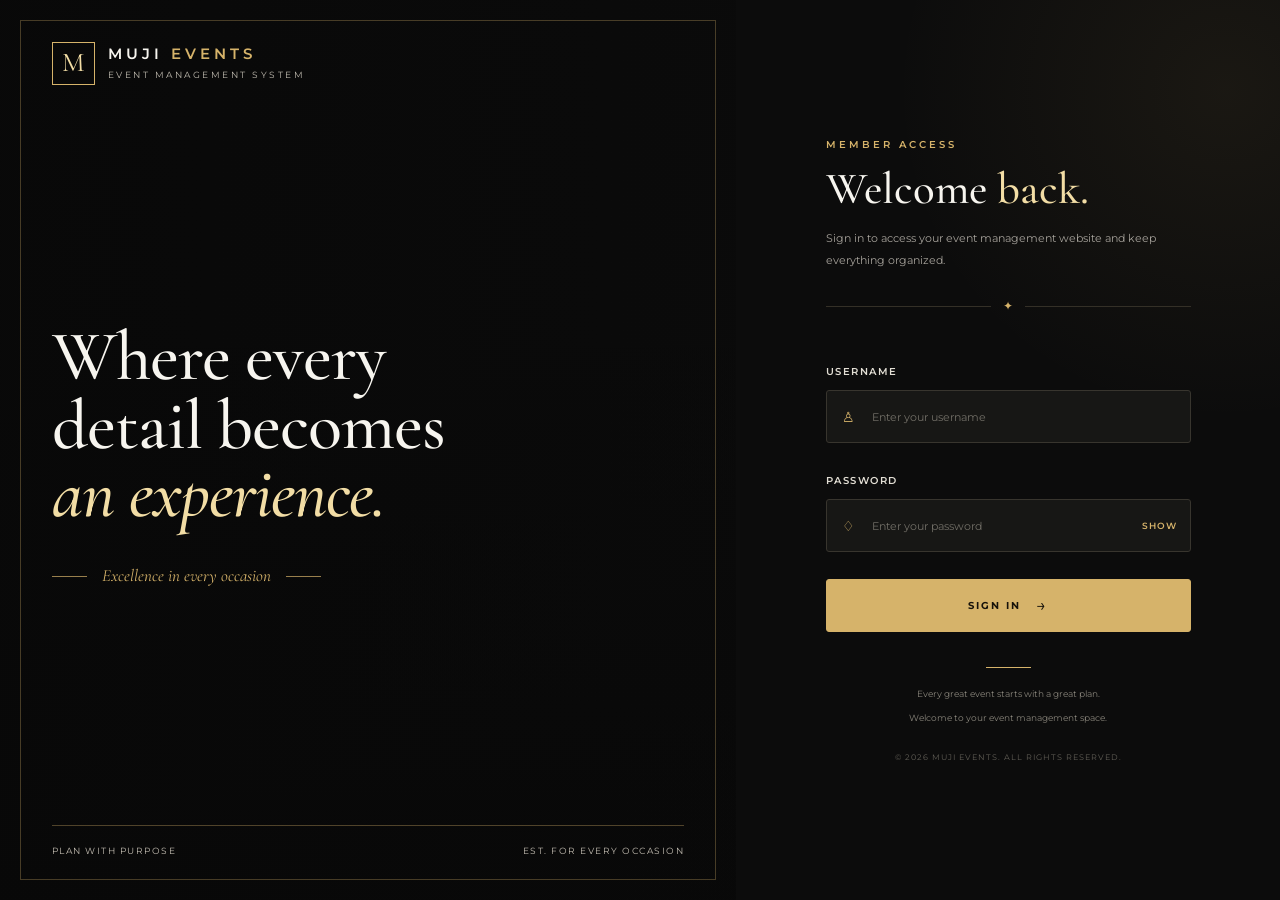
<file: index.html>
<!DOCTYPE html>
<html lang="en">
<head>
    <meta charset="UTF-8">
    <meta name="viewport" content="width=device-width, initial-scale=1.0">

    <title>Login | Muji Events</title>

    <!-- Bootstrap -->
    <link
        href="https://cdn.jsdelivr.net/npm/bootstrap@5.3.0/dist/css/bootstrap.min.css"
        rel="stylesheet"
    >

    <!-- Google Fonts -->
    <link rel="preconnect" href="https://fonts.googleapis.com">
    <link rel="preconnect" href="https://fonts.gstatic.com" crossorigin>
    <link
        href="https://fonts.googleapis.com/css2?family=Cormorant+Garamond:wght@400;500;600;700&family=Montserrat:wght@400;500;600;700&display=swap"
        rel="stylesheet"
    >

    <!-- Existing CSS file -->
    <link rel="stylesheet" href="style.css">

    <style>
        :root {
            --gold: #d6b36a;
            --gold-light: #f2dda5;
            --black: #0c0c0c;
            --card-black: #151515;
            --white: #f7f5ef;
            --muted: #a5a19a;
        }

        * {
            box-sizing: border-box;
        }

        html {
            scroll-behavior: smooth;
        }

        body {
            margin: 0;
            min-height: 100vh;
            font-family: 'Montserrat', sans-serif;
            background: var(--black);
            color: var(--white);
        }

        /* MAIN PAGE */

        .page-wrapper {
            min-height: 100vh;
            display: grid;
            grid-template-columns: 1.15fr 0.85fr;
        }

        /* LEFT SIDE - EVENT VISUAL */

        .visual-panel {
            position: relative;
            min-height: 100vh;
            display: flex;
            flex-direction: column;
            justify-content: space-between;
            padding: 42px 7%;
            overflow: hidden;

            background:
                linear-gradient(
                    90deg,
                    rgba(8, 8, 8, 0.88),
                    rgba(8, 8, 8, 0.42)
                ),
                linear-gradient(
                    0deg,
                    rgba(8, 8, 8, 0.75),
                    transparent 65%
                ),
                url('https://images.unsplash.com/photo-1519167758481-83f550bb49b3?auto=format&fit=crop&w=1800&q=85')
                center / cover no-repeat;
        }

        .visual-panel::after {
            content: "";
            position: absolute;
            inset: 20px;
            border: 1px solid rgba(214, 179, 106, 0.30);
            pointer-events: none;
        }

        .brand {
            position: relative;
            z-index: 1;
            display: flex;
            align-items: center;
            gap: 13px;
        }

        .brand-symbol {
            width: 43px;
            height: 43px;
            display: flex;
            align-items: center;
            justify-content: center;
            border: 1px solid var(--gold);
            color: var(--gold-light);
            font-family: 'Cormorant Garamond', serif;
            font-size: 27px;
        }

        .brand-name {
            margin: 0;
            font-size: 15px;
            font-weight: 600;
            letter-spacing: 4px;
            text-transform: uppercase;
        }

        .brand-name span {
            color: var(--gold);
        }

        .brand-caption {
            margin-top: 5px;
            color: #c0bbb0;
            font-size: 9px;
            letter-spacing: 2.5px;
            text-transform: uppercase;
        }

        .hero-content {
            position: relative;
            z-index: 1;
            max-width: 590px;
            padding: 55px 0;
            animation: fadeUp 0.9s ease both;
        }

        .hero-label {
            display: flex;
            align-items: center;
            gap: 12px;
            margin-bottom: 23px;
            color: var(--gold-light);
            font-size: 10px;
            font-weight: 600;
            letter-spacing: 3px;
            text-transform: uppercase;
        }

        .hero-label::before {
            content: "";
            width: 35px;
            height: 1px;
            background: var(--gold);
        }

        .hero-title {
            margin: 0 0 23px;
            font-family: 'Cormorant Garamond', serif;
            font-size: clamp(48px, 5.5vw, 78px);
            font-weight: 500;
            line-height: 0.98;
            letter-spacing: -1px;
        }

        .hero-title span {
            display: block;
            color: var(--gold-light);
            font-style: italic;
        }

        .hero-description {
            max-width: 400px;
            color: #d0ccc4;
            font-size: 12px;
            line-height: 2.1;
        }

        .hero-decoration {
            display: flex;
            align-items: center;
            gap: 15px;
            margin-top: 35px;
            color: var(--gold);
            font-family: 'Cormorant Garamond', serif;
            font-size: 17px;
            font-style: italic;
        }

        .hero-decoration::before,
        .hero-decoration::after {
            content: "";
            width: 35px;
            height: 1px;
            background: var(--gold);
            opacity: 0.7;
        }

        .visual-footer {
            position: relative;
            z-index: 1;
            display: flex;
            justify-content: space-between;
            gap: 20px;
            padding-top: 18px;
            border-top: 1px solid rgba(214, 179, 106, 0.35);
            color: #c3bdb2;
            font-size: 9px;
            letter-spacing: 1.5px;
            text-transform: uppercase;
        }

        /* RIGHT SIDE - LOGIN */

        .login-panel {
            min-height: 100vh;
            display: flex;
            align-items: center;
            justify-content: center;
            padding: 55px 9%;
            background:
                radial-gradient(
                    circle at 90% 10%,
                    rgba(214, 179, 106, 0.07),
                    transparent 35%
                ),
                var(--black);
        }

        .login-content {
            width: 100%;
            max-width: 365px;
            animation: fadeUp 0.8s ease 0.1s both;
        }

        .login-top {
            margin-bottom: 43px;
        }

        .login-eyebrow {
            margin-bottom: 13px;
            color: var(--gold);
            font-size: 10px;
            font-weight: 600;
            letter-spacing: 3px;
            text-transform: uppercase;
        }

        .login-title {
            margin-bottom: 13px;
            font-family: 'Cormorant Garamond', serif;
            font-size: clamp(38px, 3.5vw, 49px);
            font-weight: 500;
            line-height: 1.1;
        }

        .login-title span {
            color: var(--gold-light);
        }

        .login-subtitle {
            color: var(--muted);
            font-size: 11px;
            line-height: 2;
        }

        .gold-divider {
            display: flex;
            align-items: center;
            gap: 12px;
            margin: 26px 0;
        }

        .gold-divider::before,
        .gold-divider::after {
            content: "";
            flex: 1;
            height: 1px;
            background: #343027;
        }

        .gold-divider span {
            color: var(--gold);
            font-size: 12px;
        }

        /* FORM */

        .form-label {
            margin-bottom: 11px;
            color: #e3dfd5;
            font-size: 10px;
            font-weight: 600;
            letter-spacing: 1.5px;
            text-transform: uppercase;
        }

        .field-wrapper {
            position: relative;
        }

        .field-icon {
            position: absolute;
            top: 50%;
            left: 16px;
            z-index: 2;
            transform: translateY(-50%);
            color: var(--gold);
            font-size: 14px;
            pointer-events: none;
        }

        .muji-input {
            width: 100%;
            height: 53px;
            padding: 12px 15px 12px 45px;
            border: 1px solid #38352e;
            border-radius: 3px;
            outline: none;
            background: #171715;
            color: var(--white);
            font-family: 'Montserrat', sans-serif;
            font-size: 11px;
            transition: border-color 0.3s, box-shadow 0.3s;
        }

        .muji-input::placeholder {
            color: #716e66;
        }

        .muji-input:focus {
            border-color: var(--gold);
            background: #171715;
            color: var(--white);
            box-shadow: 0 0 0 3px rgba(214, 179, 106, 0.08);
        }

        .password-input {
            padding-right: 65px;
        }

        .password-toggle {
            position: absolute;
            top: 50%;
            right: 14px;
            transform: translateY(-50%);
            padding: 5px 0;
            border: none;
            background: transparent;
            color: var(--gold);
            font-family: 'Montserrat', sans-serif;
            font-size: 9px;
            font-weight: 600;
            letter-spacing: 1px;
            cursor: pointer;
        }

        .password-toggle:hover {
            color: var(--gold-light);
        }

        /* BUTTON */

        .muji-btn {
            position: relative;
            display: flex;
            align-items: center;
            justify-content: center;
            gap: 15px;
            width: 100%;
            min-height: 53px;
            margin-top: 27px;
            border: 1px solid var(--gold);
            border-radius: 3px;
            background: var(--gold);
            color: #17130b;
            font-family: 'Montserrat', sans-serif;
            font-size: 10px;
            font-weight: 700;
            letter-spacing: 2px;
            text-transform: uppercase;
            cursor: pointer;
            overflow: hidden;
            transition: background 0.3s, color 0.3s;
        }

        .muji-btn:hover {
            background: transparent;
            color: var(--gold-light);
        }

        .button-arrow {
            font-size: 17px;
            font-weight: 400;
            transition: transform 0.3s;
        }

        .muji-btn:hover .button-arrow {
            transform: translateX(5px);
        }

        .muji-btn:focus-visible,
        .password-toggle:focus-visible {
            outline: 2px solid var(--gold-light);
            outline-offset: 4px;
        }

        /* ERROR MESSAGE */

        #login-error {
            margin-bottom: 24px;
            padding: 12px;
            border: 1px solid #884b42;
            border-radius: 3px;
            background: #2a1715;
            color: #ffb7a9;
            font-size: 11px;
            line-height: 1.7;
        }

        /* BOTTOM DETAILS */

        .login-bottom {
            margin-top: 35px;
            text-align: center;
        }

        .bottom-line {
            width: 45px;
            height: 1px;
            margin: 0 auto 17px;
            background: var(--gold);
        }

        .login-bottom p {
            margin-bottom: 7px;
            color: #88847a;
            font-size: 9px;
            line-height: 1.9;
        }

        .copyright {
            margin-top: 25px;
            color: #625f57;
            font-size: 8px;
            letter-spacing: 1px;
            text-align: center;
        }

        /* ANIMATION */

        @keyframes fadeUp {
            from {
                opacity: 0;
                transform: translateY(15px);
            }

            to {
                opacity: 1;
                transform: translateY(0);
            }
        }

        /* TABLET */

        @media (max-width: 1000px) {
            .page-wrapper {
                grid-template-columns: 1fr 0.9fr;
            }

            .visual-panel {
                padding: 35px 8%;
            }

            .login-panel {
                padding: 45px 7%;
            }

            .hero-title {
                font-size: clamp(43px, 5.5vw, 60px);
            }

            .brand-name {
                font-size: 13px;
                letter-spacing: 3px;
            }
        }

        /* MOBILE */

        @media (max-width: 700px) {
            .page-wrapper {
                display: flex;
                flex-direction: column;
            }

            .visual-panel {
                min-height: 300px;
                padding: 30px 8%;
                background-position: center 55%;
            }

            .visual-panel::after {
                inset: 12px;
            }

            .brand-symbol {
                width: 36px;
                height: 36px;
                font-size: 22px;
            }

            .brand-name {
                font-size: 12px;
            }

            .brand-caption {
                font-size: 8px;
                letter-spacing: 1.5px;
            }

            .hero-content {
                padding: 35px 0 20px;
            }

            .hero-label {
                margin-bottom: 14px;
                font-size: 8px;
                letter-spacing: 2px;
            }

            .hero-title {
                margin-bottom: 13px;
                font-size: 43px;
            }

            .hero-description {
                max-width: 320px;
                font-size: 10px;
                line-height: 1.8;
            }

            .hero-decoration {
                margin-top: 18px;
                font-size: 14px;
            }

            .visual-footer {
                padding-top: 13px;
                font-size: 7px;
                letter-spacing: 1px;
            }

            .login-panel {
                min-height: auto;
                padding: 45px 25px 35px;
            }

            .login-content {
                max-width: 390px;
            }

            .login-top {
                margin-bottom: 30px;
            }

            .login-title {
                font-size: 39px;
            }

            .gold-divider {
                margin: 20px 0;
            }

            .login-bottom {
                margin-top: 28px;
            }

            .copyright {
                margin-top: 20px;
            }
        }

        @media (prefers-reduced-motion: reduce) {
            *,
            *::before,
            *::after {
                animation-duration: 0.01ms !important;
                animation-iteration-count: 1 !important;
                scroll-behavior: auto !important;
                transition-duration: 0.01ms !important;
            }
        }
    </style>
</head>

<body>

    <main class="page-wrapper">

        <!-- LEFT: BRANDING AND EVENT BACKGROUND -->
        <section class="visual-panel">

            <header class="brand">
                <div class="brand-symbol" aria-hidden="true">M</div>

                <div>
                    <h1 class="brand-name">
                        Muji <span>Events</span>
                    </h1>

                    <div class="brand-caption">
                        Event Management System
                    </div>
                </div>
            </header>

            <div class="hero-content">

            
                <h2 class="hero-title">
                    Where every<br>
                    detail becomes<br>
                    <span>an experience.</span>
                </h2>

    

                <div class="hero-decoration">
                    Excellence in every occasion
                </div>

            </div>

            <footer class="visual-footer">
                <span>Plan with purpose</span>
                <span>Est. for every occasion</span>
            </footer>

        </section>

        <!-- RIGHT: LOGIN FORM -->
        <section class="login-panel">

            <div class="login-content">

                <div class="login-top">
                    <div class="login-eyebrow">
                        Member Access
                    </div>

                    <h2 class="login-title">
                        Welcome <span>back.</span>
                    </h2>

                    <p class="login-subtitle">
                        Sign in to access your event management
                        website and keep everything organized.
                    </p>

                    <div class="gold-divider">
                        <span>✦</span>
                    </div>
                </div>

                <!-- Error message -->
                <div
                    id="login-error"
                    class="d-none"
                    role="alert"
                    aria-live="polite"
                >
                    Invalid username or password. Please try again.
                </div>

                <form id="login-form">

                    <!-- Username -->
                    <div class="mb-4">
                        <label for="username" class="form-label">
                            Username
                        </label>

                        <div class="field-wrapper">
                            <span class="field-icon" aria-hidden="true">
                                ♙
                            </span>

                            <input
                                type="text"
                                id="username"
                                name="username"
                                class="form-control muji-input"
                                placeholder="Enter your username"
                                autocomplete="username"
                                required
                            >
                        </div>
                    </div>

                    <!-- Password -->
                    <div class="mb-3">
                        <label for="password" class="form-label">
                            Password
                        </label>

                        <div class="field-wrapper">
                            <span class="field-icon" aria-hidden="true">
                                ♢
                            </span>

                            <input
                                type="password"
                                id="password"
                                name="password"
                                class="form-control muji-input password-input"
                                placeholder="Enter your password"
                                autocomplete="current-password"
                                required
                            >

                            <button
                                type="button"
                                id="toggle-password"
                                class="password-toggle"
                                aria-controls="password"
                                aria-pressed="false"
                            >
                                SHOW
                            </button>
                        </div>
                    </div>

                    <!-- Login button -->
                    <button type="submit" class="muji-btn">
                        <span>Sign In</span>
                        <span class="button-arrow" aria-hidden="true">
                            →
                        </span>
                    </button>

                </form>

                <div class="login-bottom">
                    <div class="bottom-line"></div>

                    <p>
                        Every great event starts with a great plan.
                    </p>

                    <p>
                        Welcome to your event management space.
                    </p>
                </div>

                <div class="copyright">
                    &copy; <span id="current-year"></span>
                    MUJI EVENTS. ALL RIGHTS RESERVED.
                </div>

            </div>

        </section>

    </main>

    <script>
        // Get form elements
        const loginForm = document.getElementById('login-form');
        const username = document.getElementById('username');
        const password = document.getElementById('password');
        const errorDiv = document.getElementById('login-error');
        const togglePassword = document.getElementById('toggle-password');

        // Automatically update copyright year
        document.getElementById('current-year').textContent =
            new Date().getFullYear();

        // Show or hide password
        togglePassword.addEventListener('click', function () {
            const isHidden = password.type === 'password';

            password.type = isHidden ? 'text' : 'password';

            togglePassword.textContent = isHidden ? 'HIDE' : 'SHOW';

            togglePassword.setAttribute(
                'aria-pressed',
                String(isHidden)
            );
        });

        // Login form submission
        loginForm.addEventListener('submit', function (event) {
            event.preventDefault();

            const user = username.value.trim();
            const pass = password.value;

            // Demo validation only
            if (user !== '' && pass.trim() !== '') {
                window.location.href = 'dashboard.html';
            } else {
                errorDiv.textContent =
                    'Please enter your username and password.';

                errorDiv.classList.remove('d-none');
            }
        });

        // Hide error while editing the form
        [username, password].forEach(function (field) {
            field.addEventListener('input', function () {
                errorDiv.classList.add('d-none');
            });
        });
    </script>

</body>
</html>
</file>
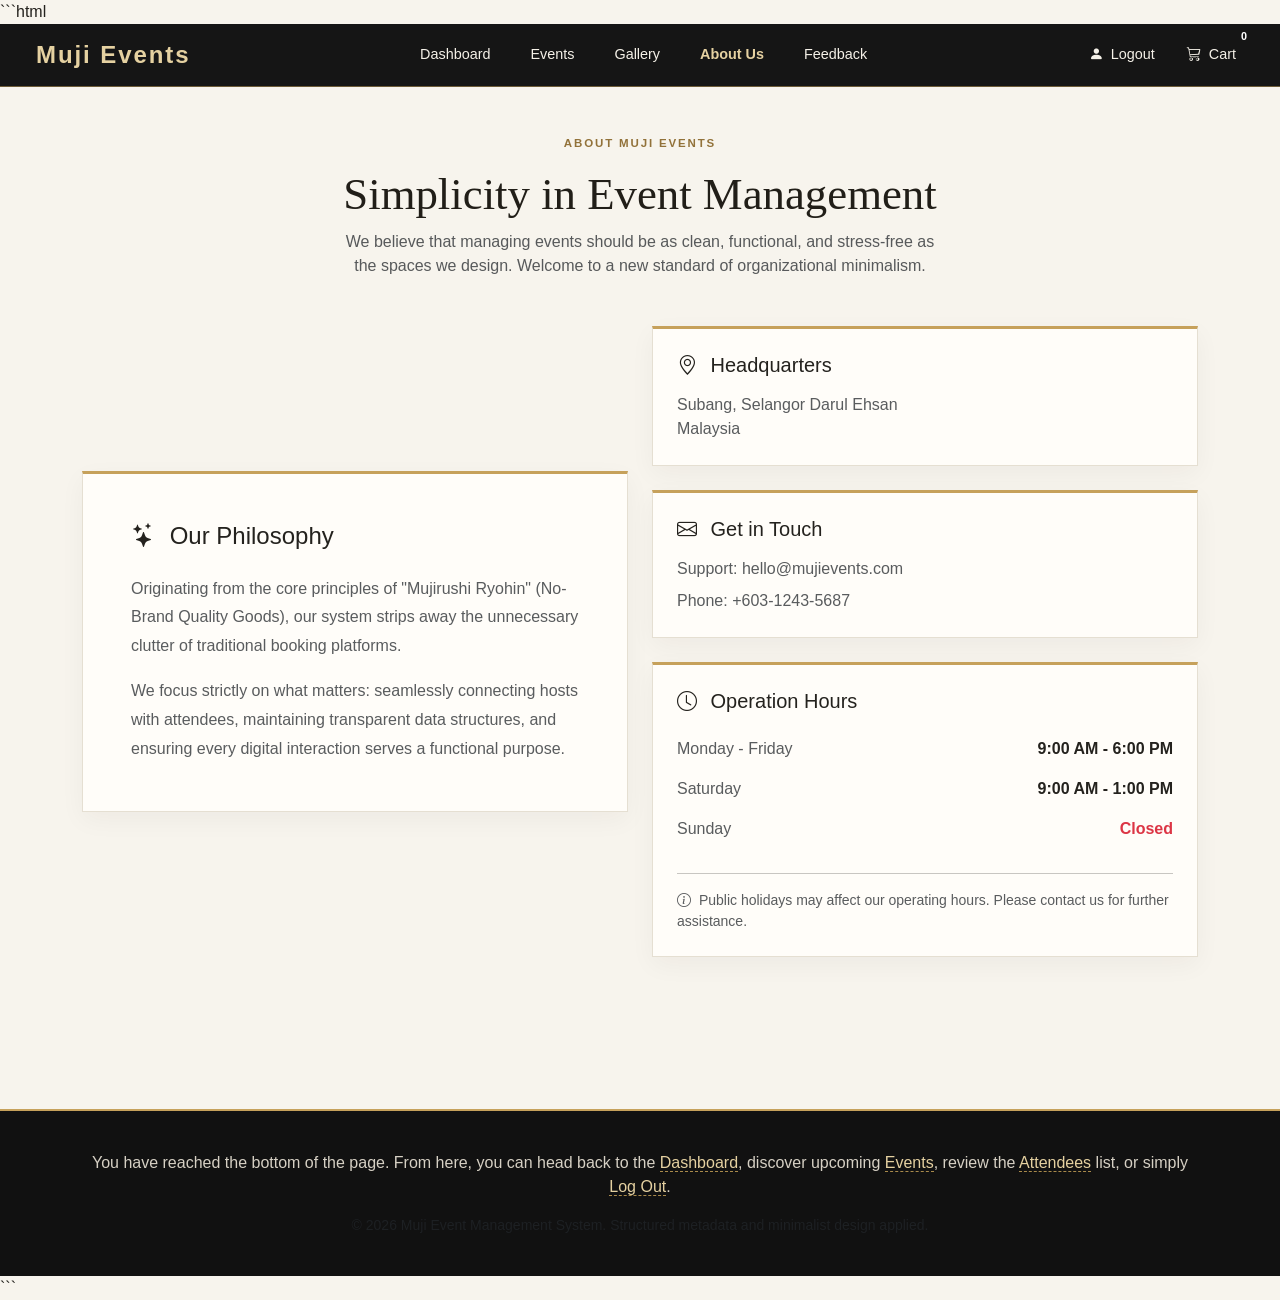
<file: aboutus.html>
```html
<!DOCTYPE html>
<html lang="en">
<head>
    <meta charset="UTF-8">
    <meta name="viewport" content="width=device-width, initial-scale=1.0">

    <title>About Us - Muji Events</title>

    <!-- Bootstrap -->
    <link href="https://cdn.jsdelivr.net/npm/bootstrap@5.3.0/dist/css/bootstrap.min.css"
          rel="stylesheet">

    <!-- Bootstrap Icons -->
    <link rel="stylesheet"
          href="https://cdn.jsdelivr.net/npm/bootstrap-icons@1.11.1/font/bootstrap-icons.css">

    <!-- External CSS -->
    <link rel="stylesheet" href="style.css">
</head>

<body class="events-page">

    <!-- Navigation Bar -->
    <nav class="navbar navbar-expand-lg events-navbar px-4">
        <div class="container-fluid">

            <a class="navbar-brand fw-bold fs-4" href="dashboard.html">
                Muji Events
            </a>

            <button class="navbar-toggler border-0"
                    type="button"
                    data-bs-toggle="collapse"
                    data-bs-target="#navbarNav"
                    aria-controls="navbarNav"
                    aria-expanded="false"
                    aria-label="Toggle navigation">
                <span class="navbar-toggler-icon"></span>
            </button>

            <div class="collapse navbar-collapse" id="navbarNav">

                <ul class="navbar-nav mx-auto mb-2 mb-lg-0 gap-lg-4">
                    <li class="nav-item">
                        <a class="nav-link" href="dashboard.html">Dashboard</a>
                    </li>

                    <li class="nav-item">
                        <a class="nav-link" href="events.html">Events</a>
                    </li>

                    <li class="nav-item">
                        <a class="nav-link" href="gallery.html">Gallery</a>
                    </li>

                    <li class="nav-item">
                        <a class="nav-link active fw-bold"
                           aria-current="page"
                           href="aboutus.html">About Us</a>
                    </li>

                    <li class="nav-item">
                        <a class="nav-link" href="feedback.html">Feedback</a>
                    </li>
                </ul>

                <ul class="navbar-nav flex-row gap-3">
                    <li class="nav-item">
                        <a class="nav-link" href="index.html">
                            <i class="bi bi-person-fill me-1"></i> Logout
                        </a>
                    </li>

                    <li class="nav-item">
                        <a class="nav-link position-relative" href="cart.html">
                            <i class="bi bi-cart3 me-1"></i> Cart

                            <span id="cartBadge"
                                  class="position-absolute top-0 start-100 translate-middle badge rounded-pill">
                                0
                            </span>
                        </a>
                    </li>
                </ul>

            </div>
        </div>
    </nav>

    <!-- Cart Badge Sync -->
    <script>
        document.addEventListener('DOMContentLoaded', function () {
            const badge = document.getElementById('cartBadge');

            const storedCount = parseInt(
                localStorage.getItem('mujiCartCount') || '0',
                10
            );

            if (badge) {
                badge.textContent = Number.isNaN(storedCount)
                    ? 0
                    : storedCount;
            }
        });
    </script>

    <!-- Main Content: About Us -->
    <main class="container events-main">

        <!-- Page Heading -->
        <header class="text-center mb-5">
            <p class="section-eyebrow">About Muji Events</p>

            <h1 class="section-title">
                Simplicity in Event Management
            </h1>

            <p class="text-muted mx-auto" style="max-width: 600px;">
                We believe that managing events should be as clean,
                functional, and stress-free as the spaces we design.
                Welcome to a new standard of organizational minimalism.
            </p>
        </header>

        <div class="row align-items-center mb-5">

            <!-- Left Column: Philosophy -->
            <div class="col-md-6 mb-4 mb-md-0">
                <section class="event-card h-100 p-4 p-md-5">

                    <h2 class="h4 fw-light mb-4">
                        <i class="bi bi-stars me-2"></i>
                        Our Philosophy
                    </h2>

                    <p class="text-muted" style="line-height: 1.8;">
                        Originating from the core principles of
                        "Mujirushi Ryohin" (No-Brand Quality Goods),
                        our system strips away the unnecessary clutter
                        of traditional booking platforms.
                    </p>

                    <p class="text-muted mb-0" style="line-height: 1.8;">
                        We focus strictly on what matters: seamlessly
                        connecting hosts with attendees, maintaining
                        transparent data structures, and ensuring every
                        digital interaction serves a functional purpose.
                    </p>

                </section>
            </div>

            <!-- Right Column: Details & Contact -->
            <div class="col-md-6">
                <div class="row">

                    <!-- Headquarters -->
                    <div class="col-12 mb-4">
                        <section class="event-card h-100 p-4">

                            <h2 class="h5 fw-light mb-3">
                                <i class="bi bi-geo-alt me-2"></i>
                                Headquarters
                            </h2>

                            <p class="text-muted mb-0">
                                Subang, Selangor Darul Ehsan<br>
                                Malaysia
                            </p>

                        </section>
                    </div>

                    <!-- Contact Information -->
                    <div class="col-12 mb-4">
                        <section class="event-card h-100 p-4">

                            <h2 class="h5 fw-light mb-3">
                                <i class="bi bi-envelope me-2"></i>
                                Get in Touch
                            </h2>

                            <p class="text-muted mb-2">
                                Support: hello@mujievents.com
                            </p>

                            <p class="text-muted mb-0">
                                Phone: +603-1243-5687
                            </p>

                        </section>
                    </div>

                    <!-- Operation Hours -->
                    <div class="col-12">
                        <section class="event-card h-100 p-4">

                            <h2 class="h5 fw-light mb-4">
                                <i class="bi bi-clock me-2"></i>
                                Operation Hours
                            </h2>

                            <div class="d-flex justify-content-between align-items-center mb-3">
                                <span class="text-muted">
                                    Monday - Friday
                                </span>

                                <span class="fw-semibold">
                                    9:00 AM - 6:00 PM
                                </span>
                            </div>

                            <div class="d-flex justify-content-between align-items-center mb-3">
                                <span class="text-muted">
                                    Saturday
                                </span>

                                <span class="fw-semibold">
                                    9:00 AM - 1:00 PM
                                </span>
                            </div>

                            <div class="d-flex justify-content-between align-items-center mb-3">
                                <span class="text-muted">
                                    Sunday
                                </span>

                                <span class="text-danger fw-semibold">
                                    Closed
                                </span>
                            </div>

                            <hr>

                            <p class="small text-muted mb-0">
                                <i class="bi bi-info-circle me-1"></i>
                                Public holidays may affect our operating hours.
                                Please contact us for further assistance.
                            </p>

                        </section>
                    </div>

                </div>
            </div>
        </div>
    </main>

    <!-- Footer -->
    <footer class="events-footer mt-5">
        <div class="container text-center">

            <p class="footer-narrative">
                You have reached the bottom of the page. From here,
                you can head back to the
                <a href="dashboard.html">Dashboard</a>,
                discover upcoming
                <a href="events.html">Events</a>,
                review the
                <a href="attendees.html">Attendees</a> list, or simply
                <a href="index.html">Log Out</a>.
            </p>

            <p class="small text-muted mb-0">
                &copy; 2026 Muji Event Management System.
                Structured metadata and minimalist design applied.
            </p>

        </div>
    </footer>

    <!-- Bootstrap JavaScript -->
    <script src="https://cdn.jsdelivr.net/npm/bootstrap@5.3.0/dist/js/bootstrap.bundle.min.js"></script>

</body>
</html>
```
</file>
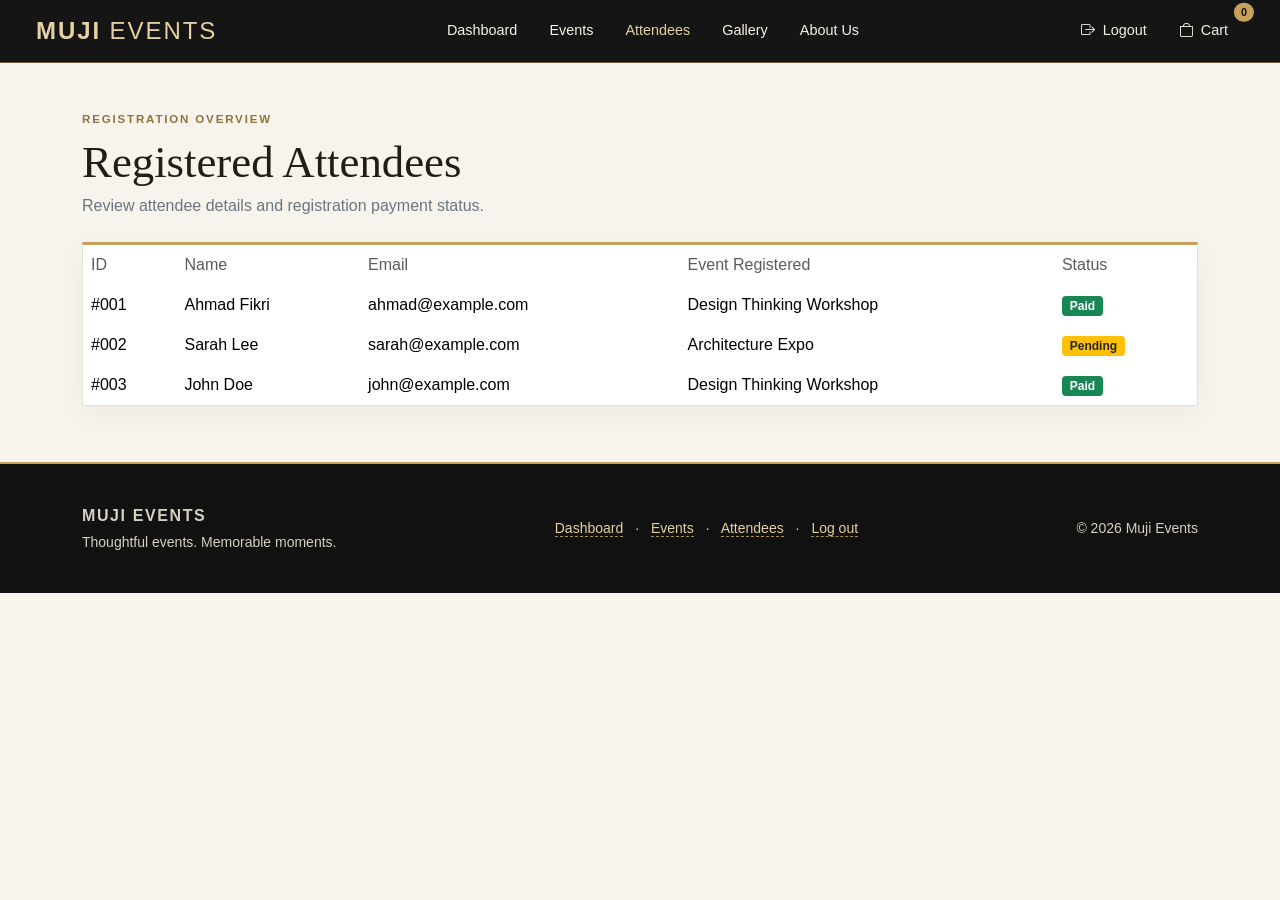
<file: attendees.html>
<!DOCTYPE html>
<html lang="en">
<head>
    <meta charset="UTF-8">
    <meta name="viewport" content="width=device-width, initial-scale=1.0">
    <meta name="description" content="View registered attendees for Muji Events.">
    <title>Attendees | Muji Events</title>

    <!-- Bootstrap 5 -->
    <link href="https://cdn.jsdelivr.net/npm/bootstrap@5.3.0/dist/css/bootstrap.min.css" rel="stylesheet">
    <link rel="stylesheet" href="https://cdn.jsdelivr.net/npm/bootstrap-icons@1.11.1/font/bootstrap-icons.css">
    <!-- Use the same stylesheet as events.html -->
    <link rel="stylesheet" href="style.css">
</head>

<body class="events-page">
    <!-- Navigation: same structure/classes as events.html -->
    <nav class="navbar navbar-expand-lg navbar-dark events-navbar px-3 px-lg-4 sticky-top">
        <div class="container-fluid">
            <a class="navbar-brand fw-bold fs-4" href="dashboard.html">MUJI <span class="fw-normal">EVENTS</span></a>
            <button class="navbar-toggler" type="button" data-bs-toggle="collapse" data-bs-target="#navbarNav"
                    aria-controls="navbarNav" aria-expanded="false" aria-label="Toggle navigation">
                <span class="navbar-toggler-icon"></span>
            </button>
            <div class="collapse navbar-collapse" id="navbarNav">
                <ul class="navbar-nav mx-auto my-2 my-lg-0 gap-lg-3">
                    <li class="nav-item"><a class="nav-link" href="dashboard.html">Dashboard</a></li>
                    <li class="nav-item"><a class="nav-link" href="events.html">Events</a></li>
                    <li class="nav-item"><a class="nav-link active" aria-current="page" href="attendees.html">Attendees</a></li>
                    <li class="nav-item"><a class="nav-link" href="gallery.html">Gallery</a></li>
                    <li class="nav-item"><a class="nav-link" href="aboutus.html">About Us</a></li>
                </ul>
                <ul class="navbar-nav flex-row align-items-center gap-3">
                    <li class="nav-item">
                        <a class="nav-link" href="index.html"><i class="bi bi-box-arrow-right me-1"></i> Logout</a>
                    </li>
                    <li class="nav-item">
                        <a class="nav-link position-relative pe-3" href="cart.html" aria-label="Shopping cart">
                            <i class="bi bi-bag me-1"></i> Cart
                            <span id="cartBadge" class="position-absolute top-0 start-100 translate-middle badge rounded-pill cart-count">0</span>
                        </a>
                    </li>
                </ul>
            </div>
        </div>
    </nav>

    <!-- Attendees content -->
    <main class="container events-main">
        <div class="mb-4">
            <div class="section-eyebrow mb-2">Registration overview</div>
            <h1 class="section-title mb-1">Registered Attendees</h1>
            <p class="text-secondary mb-0">Review attendee details and registration payment status.</p>
        </div>

        <div class="event-card">
            <div class="event-card-body p-0">
                <div class="table-responsive">
                    <table class="table table-borderless table-hover align-middle mb-0">
                        <thead>
                            <tr>
                                <th class="fw-normal text-muted">ID</th>
                                <th class="fw-normal text-muted">Name</th>
                                <th class="fw-normal text-muted">Email</th>
                                <th class="fw-normal text-muted">Event Registered</th>
                                <th class="fw-normal text-muted">Status</th>
                            </tr>
                        </thead>
                        <tbody>
                            <tr>
                                <td>#001</td>
                                <td>Ahmad Fikri</td>
                                <td>ahmad@example.com</td>
                                <td>Design Thinking Workshop</td>
                                <td><span class="badge bg-success rounded-1">Paid</span></td>
                            </tr>
                            <tr>
                                <td>#002</td>
                                <td>Sarah Lee</td>
                                <td>sarah@example.com</td>
                                <td>Architecture Expo</td>
                                <td><span class="badge bg-warning text-dark rounded-1">Pending</span></td>
                            </tr>
                            <tr>
                                <td>#003</td>
                                <td>John Doe</td>
                                <td>john@example.com</td>
                                <td>Design Thinking Workshop</td>
                                <td><span class="badge bg-success rounded-1">Paid</span></td>
                            </tr>
                        </tbody>
                    </table>
                </div>
            </div>
        </div>
    </main>

    <!-- Footer: same footer style as events.html -->
    <footer class="events-footer">
        <div class="container d-flex flex-column flex-md-row justify-content-between align-items-md-center gap-3">
            <div>
                <div class="fw-bold mb-1" style="letter-spacing:.1em;">MUJI EVENTS</div>
                <div class="small">Thoughtful events. Memorable moments.</div>
            </div>
            <div class="small">
                <a href="dashboard.html">Dashboard</a>
                <span class="mx-2">·</span>
                <a href="events.html">Events</a>
                <span class="mx-2">·</span>
                <a href="attendees.html">Attendees</a>
                <span class="mx-2">·</span>
                <a href="index.html">Log out</a>
            </div>
            <div class="small">&copy; <span id="currentYear"></span> Muji Events</div>
        </div>
    </footer>

    <script src="https://cdn.jsdelivr.net/npm/bootstrap@5.3.0/dist/js/bootstrap.bundle.min.js"></script>
    <script>
    (() => {
        "use strict";

        const CART_ITEMS_KEY = "mujiCartItems";
        const CART_COUNT_KEY = "mujiCartCount";

        function safeRead(key, fallback) {
            try {
                const value = localStorage.getItem(key);
                return value === null ? fallback : JSON.parse(value);
            } catch (error) {
                console.warn("Could not read localStorage key:", key, error);
                return fallback;
            }
        }

        function updateCartBadge() {
            const items = safeRead(CART_ITEMS_KEY, []);
            let count = Array.isArray(items)
                ? items.reduce((total, item) => total + (Number(item.quantity) || 1), 0)
                : 0;

            if (count === 0) count = Number(localStorage.getItem(CART_COUNT_KEY)) || 0;
            document.getElementById("cartBadge").textContent = String(count);
            localStorage.setItem(CART_COUNT_KEY, String(count));
        }

        document.getElementById("currentYear").textContent = new Date().getFullYear();
        updateCartBadge();
    })();
    </script>
</body>
</html>
</file>
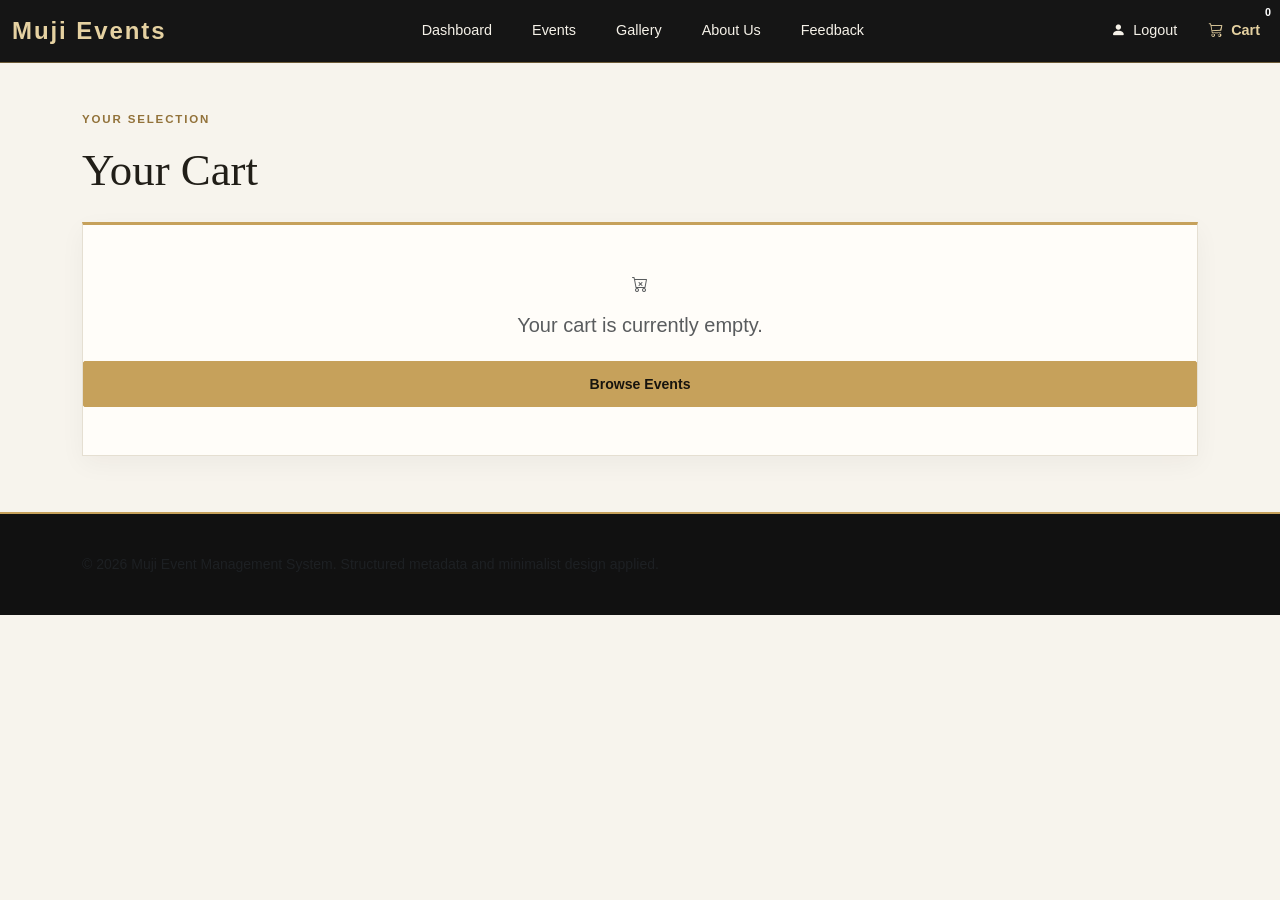
<file: cart.html>
<!DOCTYPE html>
<html lang="en">
<head>
    <meta charset="UTF-8">
    <meta name="viewport" content="width=device-width, initial-scale=1.0">

    <title>Your Cart - Muji Events</title>

    <link href="https://cdn.jsdelivr.net/npm/bootstrap@5.3.0/dist/css/bootstrap.min.css"
          rel="stylesheet">

    <link rel="stylesheet"
          href="https://cdn.jsdelivr.net/npm/bootstrap-icons@1.11.1/font/bootstrap-icons.css">

    <link rel="stylesheet" href="style.css">
</head>

<body class="events-page">

    <!-- NAVBAR -->
    <nav class="navbar navbar-expand-lg events-navbar">
        <div class="container-fluid">

            <a class="navbar-brand fw-bold fs-4"
               href="dashboard.html">Muji Events</a>

            <button class="navbar-toggler border-0"
                    type="button"
                    data-bs-toggle="collapse"
                    data-bs-target="#navbarNav"
                    aria-controls="navbarNav"
                    aria-expanded="false"
                    aria-label="Toggle navigation">

                <span class="navbar-toggler-icon"></span>
            </button>

            <div class="collapse navbar-collapse" id="navbarNav">

                <ul class="navbar-nav mx-auto mb-2 mb-lg-0 gap-4">

                    <li class="nav-item">
                        <a class="nav-link" href="dashboard.html">Dashboard</a>
                    </li>

                    <li class="nav-item">
                        <a class="nav-link" href="events.html">Events</a>
                    </li>

                    <li class="nav-item">
                        <a class="nav-link" href="gallery.html">Gallery</a>
                    </li>

                    <li class="nav-item">
                        <a class="nav-link" href="aboutus.html">About Us</a>
                    </li>

                    <li class="nav-item">
                        <a class="nav-link" href="feedback.html">Feedback</a>
                    </li>

                </ul>

                <ul class="navbar-nav flex-row gap-3">

                    <li class="nav-item">
                        <a class="nav-link" href="index.html">
                            <i class="bi bi-person-fill me-1"></i> Logout
                        </a>
                    </li>

                    <li class="nav-item">
                        <a class="nav-link fw-bold position-relative active"
                           aria-current="page"
                           href="cart.html">

                            <i class="bi bi-cart3 me-1"></i> Cart

                            <span class="cart-badge position-absolute top-0 start-100 translate-middle badge rounded-pill">
                                0
                            </span>
                        </a>
                    </li>

                </ul>
            </div>
        </div>
    </nav>


    <!-- CART CONTENT -->
    <main class="events-main container">

        <section class="cart-section mx-auto">

            <p class="section-eyebrow">Your selection</p>
            <h1 class="section-title mb-4">Your Cart</h1>

            <!-- EMPTY CART -->
            <div id="emptyMessage"
                 class="event-card text-center py-5 d-none">

                <i class="bi bi-cart-x text-muted mb-3 cart-empty-icon"></i>

                <h5 class="fw-light text-muted">
                    Your cart is currently empty.
                </h5>

                <a href="events.html"
                   class="muji-btn mt-3 d-inline-block text-decoration-none">
                    Browse Events
                </a>

            </div>


            <!-- CART WITH ITEMS -->
            <div id="cartContent" class="d-none">

                <div class="event-card mb-4">

                    <div class="d-flex justify-content-between align-items-center border-bottom pb-3 mb-3">

                        <div>
                            <h5 class="mb-1">
                                Event Tickets (General Admission)
                            </h5>

                            <p class="text-muted mb-0 small">
                                Access to selected Muji Management Events.
                            </p>
                        </div>

                        <div class="text-end">
                            <h5 class="fw-normal mb-0">
                                x <span id="ticketCountDisplay">0</span>
                            </h5>
                        </div>

                    </div>

                    <div class="d-flex justify-content-between align-items-center pt-2">

                        <h5 class="fw-light mb-0">Subtotal</h5>

                        <h4 class="fw-bold mb-0 cart-total"
                            id="totalPriceDisplay">
                            RM 0.00
                        </h4>

                    </div>

                    <p class="text-muted small mt-2 mb-0">
                        Ticket price: RM 150 per ticket
                    </p>

                </div>

                <div class="d-flex justify-content-between cart-actions">

                    <button type="button"
                            class="btn btn-light"
                            id="clearCartBtn">
                        Clear Cart
                    </button>

                    <button type="button"
                            class="muji-btn"
                            id="checkoutBtn">
                        <i class="bi bi-lock-fill me-1"></i>
                        Secure Checkout
                    </button>

                </div>

            </div>

        </section>
    </main>


    <!-- PAYMENT MODAL -->
    <div class="modal fade"
         id="paymentModal"
         tabindex="-1"
         aria-labelledby="paymentModalLabel"
         aria-hidden="true">

        <div class="modal-dialog modal-dialog-centered">

            <div class="modal-content border-0 rounded-3">

                <div class="modal-header border-bottom">

                    <div>
                        <p class="section-eyebrow mb-1">
                            Secure checkout
                        </p>

                        <h5 class="modal-title fw-bold"
                            id="paymentModalLabel">
                            Choose Payment Method
                        </h5>
                    </div>

                    <button type="button"
                            class="btn-close"
                            data-bs-dismiss="modal"
                            aria-label="Close">
                    </button>

                </div>

                <div class="modal-body p-4">

                    <p class="text-muted small mb-3">
                        Select your preferred payment method to continue.
                    </p>

                    <div class="d-flex justify-content-between align-items-center p-3 mb-4 rounded-3"
                         style="background-color: #f5f3ee;">

                        <span class="text-muted">Total Payment</span>

                        <h4 class="fw-bold mb-0" id="paymentTotal">
                            RM 0.00
                        </h4>

                    </div>

                    <form id="paymentForm">

                        <!-- ONLINE BANKING -->
                        <label for="onlineBanking"
                               class="d-flex align-items-center gap-3 p-3 mb-3 border rounded-3"
                               style="cursor: pointer;">

                            <input class="form-check-input flex-shrink-0 mt-0"
                                   type="radio"
                                   name="paymentMethod"
                                   id="onlineBanking"
                                   value="Online Banking (FPX)"
                                   required>

                            <i class="bi bi-bank fs-3"></i>

                            <div class="flex-grow-1">
                                <div class="fw-semibold">
                                    Online Banking (FPX)
                                </div>

                                <small class="text-muted">
                                    Maybank, CIMB, Bank Islam and more
                                </small>
                            </div>

                        </label>

                        <!-- E-WALLET -->
                        <label for="ewallet"
                               class="d-flex align-items-center gap-3 p-3 mb-3 border rounded-3"
                               style="cursor: pointer;">

                            <input class="form-check-input flex-shrink-0 mt-0"
                                   type="radio"
                                   name="paymentMethod"
                                   id="ewallet"
                                   value="E-Wallet"
                                   required>

                            <i class="bi bi-wallet2 fs-3"></i>

                            <div class="flex-grow-1">
                                <div class="fw-semibold">
                                    E-Wallet
                                </div>

                                <small class="text-muted">
                                    Touch 'n Go eWallet, GrabPay and more
                                </small>
                            </div>

                        </label>

                        <!-- CARD -->
                        <label for="bankCard"
                               class="d-flex align-items-center gap-3 p-3 mb-3 border rounded-3"
                               style="cursor: pointer;">

                            <input class="form-check-input flex-shrink-0 mt-0"
                                   type="radio"
                                   name="paymentMethod"
                                   id="bankCard"
                                   value="Credit / Debit Card"
                                   required>

                            <i class="bi bi-credit-card fs-3"></i>

                            <div class="flex-grow-1">
                                <div class="fw-semibold">
                                    Credit / Debit Card
                                </div>

                                <small class="text-muted">
                                    Visa and Mastercard
                                </small>
                            </div>

                        </label>

                        <p class="text-muted small mt-3">
                            <i class="bi bi-shield-lock me-1"></i>
                            Please select a payment method to continue.
                        </p>

                        <div id="paymentError"
                             class="alert alert-danger py-2 small d-none"
                             role="alert">
                            Please select a payment method.
                        </div>

                        <button type="submit"
                                class="muji-btn w-100 mt-2">
                            <i class="bi bi-check-circle me-1"></i>
                            Confirm Payment
                        </button>

                    </form>

                </div>
            </div>
        </div>
    </div>


    <!-- PAYMENT SUCCESS MODAL -->
    <div class="modal fade"
         id="successModal"
         tabindex="-1"
         aria-labelledby="successModalLabel"
         aria-hidden="true">

        <div class="modal-dialog modal-dialog-centered">

            <div class="modal-content border-0 rounded-3">

                <div class="modal-body text-center p-5">

                    <i class="bi bi-check-circle-fill text-success"
                       style="font-size: 3.5rem;"></i>

                    <h4 class="fw-bold mt-3" id="successModalLabel">
                        Booking Confirmed!
                    </h4>

                    <p class="text-muted mt-2">
                        Your demo booking has been confirmed.
                    </p>

                    <p class="small mb-4">
                        Payment method:
                        <strong id="confirmedMethod"></strong>
                        <br>
                        Total:
                        <strong id="confirmedTotal"></strong>
                    </p>

                    <button type="button"
                            class="muji-btn w-100"
                            id="finishBtn">
                        Back to Dashboard
                    </button>

                </div>
            </div>
        </div>
    </div>


    <!-- FOOTER -->
    <footer class="events-footer">
        <div class="container">
            <p class="small text-muted mb-0">
                &copy; 2026 Muji Event Management System.
                Structured metadata and minimalist design applied.
            </p>
        </div>
    </footer>


    <!-- BOOTSTRAP -->
    <script src="https://cdn.jsdelivr.net/npm/bootstrap@5.3.0/dist/js/bootstrap.bundle.min.js"></script>


    <!-- CART AND PAYMENT SCRIPT -->
    <script>
    document.addEventListener('DOMContentLoaded', function () {

        const ITEMS_KEY = 'mujiCartItems';
        const COUNT_KEY = 'mujiCartCount';
        const DEFAULT_TICKET_PRICE = 150;

        const cartBadge = document.querySelector('.cart-badge');
        const cartContent = document.getElementById('cartContent');
        const emptyMessage = document.getElementById('emptyMessage');

        const ticketCountDisplay = document.getElementById('ticketCountDisplay');
        const totalPriceDisplay = document.getElementById('totalPriceDisplay');

        const clearCartBtn = document.getElementById('clearCartBtn');
        const checkoutBtn = document.getElementById('checkoutBtn');

        const paymentForm = document.getElementById('paymentForm');
        const paymentTotal = document.getElementById('paymentTotal');
        const paymentError = document.getElementById('paymentError');

        const paymentModalElement = document.getElementById('paymentModal');
        const successModalElement = document.getElementById('successModal');

        const paymentModal = bootstrap.Modal.getOrCreateInstance(
            paymentModalElement
        );

        const successModal = bootstrap.Modal.getOrCreateInstance(
            successModalElement
        );

        let cartItems = [];

        // Read saved cart items safely
        function readCartItems() {
            try {
                const savedItems = localStorage.getItem(ITEMS_KEY);

                if (savedItems === null) {
                    return [];
                }

                const parsedItems = JSON.parse(savedItems);

                return Array.isArray(parsedItems) ? parsedItems : [];

            } catch (error) {
                console.error('Cart data error:', error);
                return [];
            }
        }

        // Support common quantity and price property names
        function getQuantity(item) {
            const quantity = Number(
                item.quantity ?? item.qty ?? item.count ?? 1
            );

            return Number.isFinite(quantity) && quantity > 0
                ? quantity
                : 0;
        }

        function getPrice(item) {
            const rawPrice = item.price ?? item.ticketPrice ?? DEFAULT_TICKET_PRICE;

            const price = Number(
                typeof rawPrice === 'string'
                    ? rawPrice.replace(/[^0-9.]/g, '')
                    : rawPrice
            );

            return Number.isFinite(price) && price >= 0
                ? price
                : DEFAULT_TICKET_PRICE;
        }

        function getCartCount() {
            return cartItems.reduce(function (sum, item) {
                return sum + getQuantity(item);
            }, 0);
        }

        function getCartTotal() {
            return cartItems.reduce(function (sum, item) {
                return sum + (getQuantity(item) * getPrice(item));
            }, 0);
        }

        function formatRM(amount) {
            return 'RM ' + amount.toLocaleString('en-MY', {
                minimumFractionDigits: 2,
                maximumFractionDigits: 2
            });
        }

        // Keep cart count and cart items synchronized
        function saveCart() {
            localStorage.setItem(ITEMS_KEY, JSON.stringify(cartItems));
            localStorage.setItem(COUNT_KEY, String(getCartCount()));
        }

        // Refresh the cart display
        function renderCart() {
            const count = getCartCount();
            const total = getCartTotal();

            if (cartBadge) {
                cartBadge.textContent = count;
            }

            ticketCountDisplay.textContent = count;
            totalPriceDisplay.textContent = formatRM(total);

            if (count === 0) {
                cartContent.classList.add('d-none');
                emptyMessage.classList.remove('d-none');
            } else {
                cartContent.classList.remove('d-none');
                emptyMessage.classList.add('d-none');
            }

            localStorage.setItem(COUNT_KEY, String(count));
        }

        // Clear the entire cart
        clearCartBtn.addEventListener('click', function () {

            cartItems = [];

            localStorage.setItem(ITEMS_KEY, JSON.stringify([]));
            localStorage.setItem(COUNT_KEY, '0');

            renderCart();
        });

        // Open payment modal
        checkoutBtn.addEventListener('click', function () {

            if (getCartCount() === 0) {
                return;
            }

            paymentTotal.textContent = formatRM(getCartTotal());

            paymentForm.reset();
            paymentError.classList.add('d-none');

            paymentModal.show();
        });

        // Remove error after a payment option is selected
        paymentForm.addEventListener('change', function () {
            paymentError.classList.add('d-none');
        });

        // Confirm demo payment
        paymentForm.addEventListener('submit', function (event) {

            event.preventDefault();

            const selectedOption = paymentForm.querySelector(
                'input[name="paymentMethod"]:checked'
            );

            if (!selectedOption) {
                paymentError.classList.remove('d-none');
                return;
            }

            if (getCartCount() === 0) {
                paymentModal.hide();
                renderCart();
                return;
            }

            document.getElementById('confirmedMethod').textContent =
                selectedOption.value;

            document.getElementById('confirmedTotal').textContent =
                formatRM(getCartTotal());

            // Clear cart after demo confirmation
            cartItems = [];
            saveCart();
            renderCart();

            paymentModalElement.addEventListener(
                'hidden.bs.modal',
                function () {
                    successModal.show();
                },
                { once: true }
            );

            paymentModal.hide();
        });

        // Return to dashboard
        document.getElementById('finishBtn').addEventListener('click', function () {
            window.location.href = 'dashboard.html';
        });

        // Initialize page
        cartItems = readCartItems();

        // If no item list exists, don't restore old count as ticket data.
        // The item list is the source of truth for the cart.
        saveCart();
        renderCart();

    });
    </script>

</body>
</html>
</file>
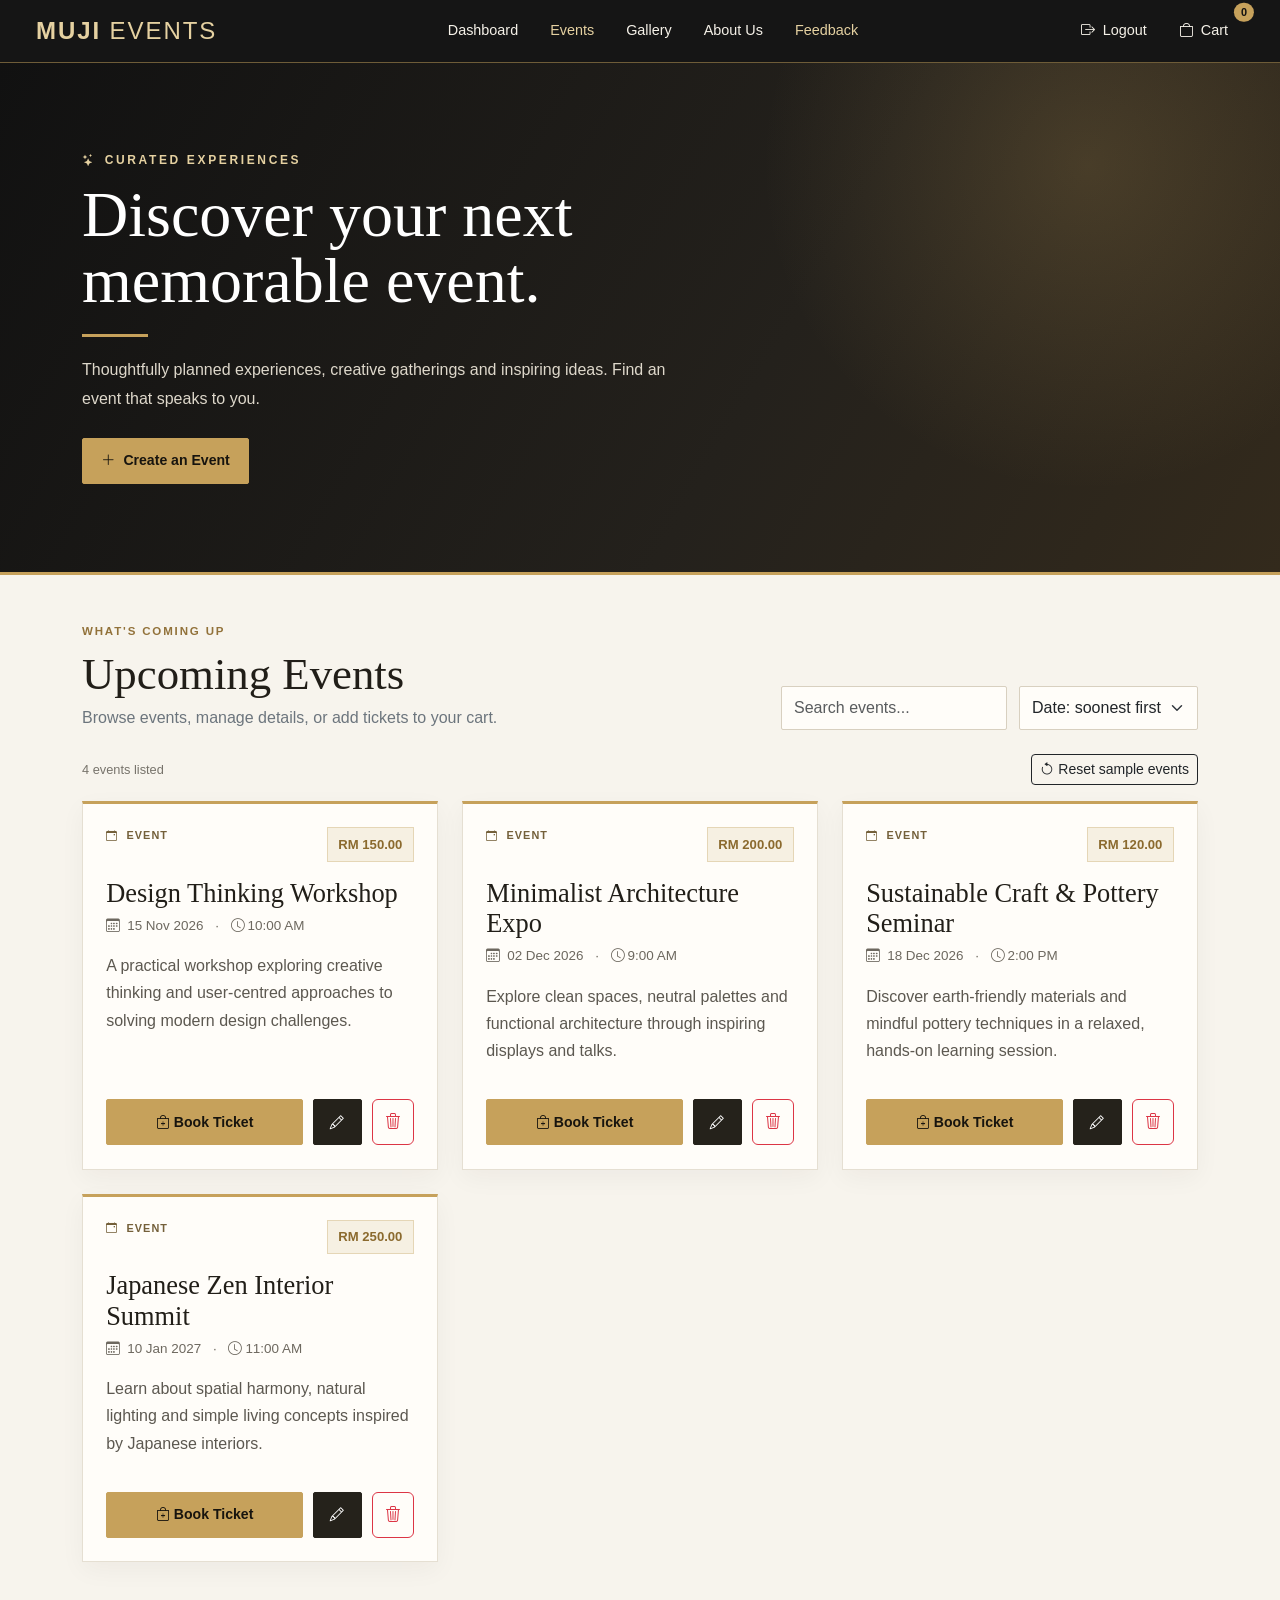
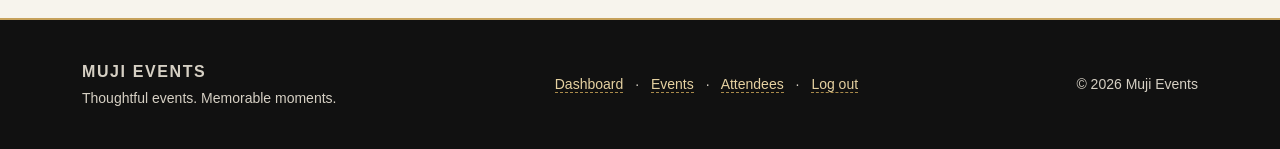
<file: events.html>
<!DOCTYPE html>
<html lang="en">
<head>
    <meta charset="UTF-8">
    <meta name="viewport" content="width=device-width, initial-scale=1.0">
    <meta name="description" content="Discover and manage upcoming events with Muji Events.">
    <title>Events | Muji Events</title>

    <!-- Bootstrap 5 -->
    <link href="https://cdn.jsdelivr.net/npm/bootstrap@5.3.0/dist/css/bootstrap.min.css" rel="stylesheet">
    <link rel="stylesheet" href="https://cdn.jsdelivr.net/npm/bootstrap-icons@1.11.1/font/bootstrap-icons.css">
    <!-- Keep this file in the same folder as your existing style.css -->
    <link rel="stylesheet" href="style.css">

</head>

<body class="events-page">
    <!-- Navigation -->
    <nav class="navbar navbar-expand-lg navbar-dark events-navbar px-3 px-lg-4 sticky-top">
        <div class="container-fluid">
            <a class="navbar-brand fw-bold fs-4" href="dashboard.html">MUJI <span class="fw-normal">EVENTS</span></a>
            <button class="navbar-toggler" type="button" data-bs-toggle="collapse" data-bs-target="#navbarNav"
                    aria-controls="navbarNav" aria-expanded="false" aria-label="Toggle navigation">
                <span class="navbar-toggler-icon"></span>
            </button>
            <div class="collapse navbar-collapse" id="navbarNav">
                <ul class="navbar-nav mx-auto my-2 my-lg-0 gap-lg-3">
                    <li class="nav-item"><a class="nav-link" href="dashboard.html">Dashboard</a></li>
                    <li class="nav-item"><a class="nav-link active" aria-current="page" href="events.html">Events</a></li>
                    <li class="nav-item"><a class="nav-link" href="gallery.html">Gallery</a></li>
                    <li class="nav-item"><a class="nav-link" href="aboutus.html">About Us</a></li>
                    <li class="nav-item">
                        <a class="nav-link active" aria-current="page" href="feedback.html">Feedback</a>
                    </li>
                </ul>
                <ul class="navbar-nav flex-row align-items-center gap-3">
                    <li class="nav-item"><a class="nav-link" href="index.html"><i class="bi bi-box-arrow-right me-1"></i> Logout</a></li>
                    <li class="nav-item">
                        <a class="nav-link position-relative pe-3" href="cart.html" aria-label="Shopping cart">
                            <i class="bi bi-bag me-1"></i> Cart
                            <span id="cartBadge" class="position-absolute top-0 start-100 translate-middle badge rounded-pill cart-count">0</span>
                        </a>
                    </li>
                </ul>
            </div>
        </div>
    </nav>

    <!-- Hero -->
    <header class="events-hero">
        <div class="container">
            <div class="eyebrow"><i class="bi bi-stars me-2"></i>Curated experiences</div>
            <h1>Discover your next<br>memorable event.</h1>
            <div class="gold-rule"></div>
            <p>Thoughtfully planned experiences, creative gatherings and inspiring ideas. Find an event that speaks to you.</p>
            <button class="muji-btn mt-2" data-bs-toggle="modal" data-bs-target="#eventModal" id="heroAddEvent">
                <i class="bi bi-plus-lg me-2"></i>Create an Event
            </button>
        </div>
    </header>

    <main class="container events-main">
        <div class="d-flex flex-column flex-lg-row justify-content-between align-items-lg-end mb-4 gap-3">
            <div>
                <div class="section-eyebrow mb-2">What's coming up</div>
                <h2 class="section-title mb-1">Upcoming Events</h2>
                <p class="text-secondary mb-0">Browse events, manage details, or add tickets to your cart.</p>
            </div>
            <div class="event-toolbar d-flex flex-column flex-sm-row">
                <div>
                    <label class="visually-hidden" for="eventSearch">Search events</label>
                    <input type="search" id="eventSearch" class="form-control muji-input" placeholder="Search events...">
                </div>
                <div>
                    <label class="visually-hidden" for="eventSort">Sort events</label>
                    <select id="eventSort" class="form-select">
                        <option value="date-asc">Date: soonest first</option>
                        <option value="date-desc">Date: latest first</option>
                        <option value="price-asc">Price: low to high</option>
                        <option value="price-desc">Price: high to low</option>
                        <option value="name-asc">Name: A to Z</option>
                    </select>
                </div>
            </div>
        </div>

        <div class="d-flex align-items-center justify-content-between mb-3">
            <p class="small-note mb-0"><span id="eventCount">0</span> events listed</p>
            <button class="btn btn-sm btn-outline-dark" id="resetEventsBtn" type="button" title="Restore the original sample events">
                <i class="bi bi-arrow-counterclockwise me-1"></i>Reset sample events
            </button>
        </div>

        <div class="row g-4" id="eventsList" aria-live="polite"></div>
        <div id="emptyState" class="empty-state mt-3 d-none">
            <i class="bi bi-calendar2-x"></i>
            <h3 class="h5 mt-3">No events found</h3>
            <p class="text-secondary mb-0">Try another search, or create a new event.</p>
        </div>
        <div id="pageAlert" class="alert d-none mt-4" role="status"></div>
    </main>

    <!-- Add/Edit Event Modal -->
    <div class="modal fade" id="eventModal" tabindex="-1" aria-labelledby="eventModalTitle" aria-hidden="true">
        <div class="modal-dialog modal-dialog-centered modal-lg">
            <div class="modal-content">
                <div class="modal-header px-4 py-3">
                    <div>
                        <div class="small text-uppercase" style="letter-spacing:.15em;color:#e5d1a1;">Muji Events</div>
                        <h2 class="modal-title fs-4" id="eventModalTitle">Create New Event</h2>
                    </div>
                    <button type="button" class="btn-close" data-bs-dismiss="modal" aria-label="Close"></button>
                </div>
                <form id="eventForm">
                    <div class="modal-body p-4">
                        <input type="hidden" id="eventId">
                        <div class="mb-3">
                            <label for="eventName" class="form-label">Event Name <span class="text-danger">*</span></label>
                            <input type="text" id="eventName" class="form-control muji-input" maxlength="100" placeholder="e.g. Creative Design Workshop" required>
                        </div>
                        <div class="row g-3 mb-3">
                            <div class="col-md-4">
                                <label for="eventDate" class="form-label">Date <span class="text-danger">*</span></label>
                                <input type="date" id="eventDate" class="form-control muji-input" required>
                            </div>
                            <div class="col-md-4">
                                <label for="eventTime" class="form-label">Time <span class="text-danger">*</span></label>
                                <input type="time" id="eventTime" class="form-control muji-input" required>
                            </div>
                            <div class="col-md-4">
                                <label for="eventPrice" class="form-label">Ticket Price (RM) <span class="text-danger">*</span></label>
                                <input type="number" id="eventPrice" class="form-control muji-input" min="0" max="100000" step="0.01" placeholder="150.00" required>
                            </div>
                        </div>
                        <div>
                            <label for="eventDescription" class="form-label">Description <span class="text-danger">*</span></label>
                            <textarea id="eventDescription" class="form-control muji-input" rows="4" maxlength="600" placeholder="Tell people what makes this event special..." required></textarea>
                        </div>
                        <p class="small-note mt-3 mb-0">Events are saved in this browser using localStorage. They are not shared across devices or browsers.</p>
                    </div>
                    <div class="modal-footer px-4 py-3">
                        <button type="button" class="btn btn-light border" data-bs-dismiss="modal">Cancel</button>
                        <button type="submit" class="muji-btn"><i class="bi bi-check2 me-1"></i><span id="saveEventLabel">Save Event</span></button>
                    </div>
                </form>
            </div>
        </div>
    </div>

    <!-- Delete Confirmation Modal -->
    <div class="modal fade" id="deleteModal" tabindex="-1" aria-labelledby="deleteModalTitle" aria-hidden="true">
        <div class="modal-dialog modal-dialog-centered">
            <div class="modal-content">
                <div class="modal-header">
                    <h2 class="modal-title fs-5" id="deleteModalTitle">Delete Event?</h2>
                    <button type="button" class="btn-close" data-bs-dismiss="modal" aria-label="Close"></button>
                </div>
                <div class="modal-body">
                    Are you sure you want to delete <strong id="deleteEventName"></strong>? This action cannot be undone.
                </div>
                <div class="modal-footer">
                    <button type="button" class="btn btn-light border" data-bs-dismiss="modal">Cancel</button>
                    <button type="button" class="btn btn-danger" id="confirmDeleteBtn">Delete Event</button>
                </div>
            </div>
        </div>
    </div>

    <footer class="events-footer">
        <div class="container d-flex flex-column flex-md-row justify-content-between align-items-md-center gap-3">
            <div>
                <div class="fw-bold mb-1" style="letter-spacing:.1em;">MUJI EVENTS</div>
                <div class="small">Thoughtful events. Memorable moments.</div>
            </div>
            <div class="small">
                <a href="dashboard.html">Dashboard</a>
                <span class="mx-2">·</span>
                <a href="events.html">Events</a>
                <span class="mx-2">·</span>
                <a href="attendees.html">Attendees</a>
                <span class="mx-2">·</span>
                <a href="index.html">Log out</a>
            </div>
            <div class="small">&copy; <span id="currentYear"></span> Muji Events</div>
        </div>
    </footer>

    <script src="https://cdn.jsdelivr.net/npm/bootstrap@5.3.0/dist/js/bootstrap.bundle.min.js"></script>
    <script>
    (() => {
        "use strict";

        const EVENTS_KEY = "mujiEvents";
        const CART_ITEMS_KEY = "mujiCartItems";
        const CART_COUNT_KEY = "mujiCartCount";

        const defaultEvents = [
            {
                id: "sample-design-thinking",
                name: "Design Thinking Workshop",
                date: "2026-11-15",
                time: "10:00",
                price: 150,
                description: "A practical workshop exploring creative thinking and user-centred approaches to solving modern design challenges."
            },
            {
                id: "sample-architecture-expo",
                name: "Minimalist Architecture Expo",
                date: "2026-12-02",
                time: "09:00",
                price: 200,
                description: "Explore clean spaces, neutral palettes and functional architecture through inspiring displays and talks."
            },
            {
                id: "sample-craft-pottery",
                name: "Sustainable Craft & Pottery Seminar",
                date: "2026-12-18",
                time: "14:00",
                price: 120,
                description: "Discover earth-friendly materials and mindful pottery techniques in a relaxed, hands-on learning session."
            },
            {
                id: "sample-zen-interior",
                name: "Japanese Zen Interior Summit",
                date: "2027-01-10",
                time: "11:00",
                price: 250,
                description: "Learn about spatial harmony, natural lighting and simple living concepts inspired by Japanese interiors."
            }
        ];

        const $ = (id) => document.getElementById(id);
        const eventsList = $("eventsList");
        const eventForm = $("eventForm");
        const eventModal = bootstrap.Modal.getOrCreateInstance($("eventModal"));
        const deleteModal = bootstrap.Modal.getOrCreateInstance($("deleteModal"));
        let events = loadEvents();
        let eventToDelete = null;

        function safeRead(key, fallback) {
            try {
                const value = localStorage.getItem(key);
                return value === null ? fallback : JSON.parse(value);
            } catch (error) {
                console.warn("Could not read localStorage key:", key, error);
                return fallback;
            }
        }

        function loadEvents() {
            const saved = safeRead(EVENTS_KEY, null);
            if (Array.isArray(saved)) return saved.filter(isValidEvent);
            localStorage.setItem(EVENTS_KEY, JSON.stringify(defaultEvents));
            return [...defaultEvents];
        }

        function isValidEvent(item) {
            return item && typeof item.id === "string" &&
                typeof item.name === "string" && typeof item.date === "string" &&
                typeof item.time === "string" && Number.isFinite(Number(item.price)) &&
                typeof item.description === "string";
        }

        function saveEvents() {
            localStorage.setItem(EVENTS_KEY, JSON.stringify(events));
        }

        function escapeText(value) {
            return String(value).replace(/[&<>"']/g, (character) => ({
                "&": "&amp;", "<": "&lt;", ">": "&gt;", '"': "&quot;", "'": "&#39;"
            }[character]));
        }

        function formatDate(dateString) {
            const date = new Date(dateString + "T00:00:00");
            if (Number.isNaN(date.getTime())) return dateString;
            return new Intl.DateTimeFormat("en-MY", {
                day: "2-digit", month: "short", year: "numeric"
            }).format(date);
        }

        function formatTime(timeString) {
            if (!timeString) return "";
            const [hourString, minute] = timeString.split(":");
            const hour = Number(hourString);
            const suffix = hour >= 12 ? "PM" : "AM";
            const displayHour = hour % 12 || 12;
            return `${displayHour}:${minute} ${suffix}`;
        }

        function showAlert(message, type = "success") {
            const alert = $("pageAlert");
            alert.className = `alert alert-${type} mt-4`;
            alert.textContent = message;
            window.clearTimeout(showAlert.timer);
            showAlert.timer = window.setTimeout(() => alert.classList.add("d-none"), 3500);
        }

        function updateCartBadge() {
            const items = safeRead(CART_ITEMS_KEY, []);
            let count = Array.isArray(items)
                ? items.reduce((total, item) => total + (Number(item.quantity) || 1), 0)
                : 0;

            // Keep the badge compatible with the existing cart count key.
            if (count === 0) count = Number(localStorage.getItem(CART_COUNT_KEY)) || 0;
            $("cartBadge").textContent = String(count);
            localStorage.setItem(CART_COUNT_KEY, String(count));
        }

        function renderEvents() {
            const query = $("eventSearch").value.trim().toLowerCase();
            const sort = $("eventSort").value;
            let visibleEvents = events.filter((event) =>
                event.name.toLowerCase().includes(query) ||
                event.description.toLowerCase().includes(query)
            );

            visibleEvents.sort((a, b) => {
                if (sort === "date-desc") return b.date.localeCompare(a.date);
                if (sort === "price-asc") return Number(a.price) - Number(b.price);
                if (sort === "price-desc") return Number(b.price) - Number(a.price);
                if (sort === "name-asc") return a.name.localeCompare(b.name);
                return a.date.localeCompare(b.date);
            });

            eventsList.replaceChildren();
            $("eventCount").textContent = String(visibleEvents.length);
            $("emptyState").classList.toggle("d-none", visibleEvents.length > 0);

            visibleEvents.forEach((event) => {
                const column = document.createElement("div");
                column.className = "col-12 col-md-6 col-xl-4";
                column.innerHTML = `
                    <article class="event-card">
                        <div class="event-card-body">
                            <div class="d-flex justify-content-between align-items-start gap-3 mb-3">
                                <span class="event-tag"><i class="bi bi-calendar-event me-1"></i> Event</span>
                                <span class="event-price">RM ${Number(event.price).toLocaleString("en-MY", {minimumFractionDigits: 2, maximumFractionDigits: 2})}</span>
                            </div>
                            <h3>${escapeText(event.name)}</h3>
                            <p class="event-meta mb-3">
                                <i class="bi bi-calendar3 me-2"></i>${escapeText(formatDate(event.date))}
                                <span class="mx-2">·</span>
                                <i class="bi bi-clock me-1"></i>${escapeText(formatTime(event.time))}
                            </p>
                            <p class="event-description">${escapeText(event.description)}</p>
                            <div class="event-card-actions">
                                <button type="button" class="muji-btn book-event-btn" data-id="${escapeText(event.id)}">
                                    <i class="bi bi-bag-plus me-1"></i>Book Ticket
                                </button>
                                <button type="button" class="muji-btn-dark edit-event-btn" data-id="${escapeText(event.id)}" aria-label="Edit ${escapeText(event.name)}" title="Edit event">
                                    <i class="bi bi-pencil"></i>
                                </button>
                                <button type="button" class="btn btn-outline-danger delete-event-btn" data-id="${escapeText(event.id)}" aria-label="Delete ${escapeText(event.name)}" title="Delete event">
                                    <i class="bi bi-trash3"></i>
                                </button>
                            </div>
                        </div>
                    </article>`;
                eventsList.appendChild(column);
            });
        }

        function resetForm() {
            eventForm.reset();
            $("eventId").value = "";
            $("eventModalTitle").textContent = "Create New Event";
            $("saveEventLabel").textContent = "Save Event";
            $("eventDate").min = "";
        }

        function openCreateModal() {
            resetForm();
            $("eventModalTitle").textContent = "Create New Event";
            eventModal.show();
        }

        function openEditModal(id) {
            const event = events.find((item) => item.id === id);
            if (!event) {
                showAlert("That event could not be found.", "warning");
                return;
            }
            $("eventId").value = event.id;
            $("eventName").value = event.name;
            $("eventDate").value = event.date;
            $("eventTime").value = event.time;
            $("eventPrice").value = Number(event.price);
            $("eventDescription").value = event.description;
            $("eventModalTitle").textContent = "Edit Event";
            $("saveEventLabel").textContent = "Update Event";
            eventModal.show();
        }

        function addToCart(id) {
            const event = events.find((item) => item.id === id);
            if (!event) return;

            let items = safeRead(CART_ITEMS_KEY, []);
            if (!Array.isArray(items)) items = [];

            const existing = items.find((item) => item.eventId === event.id);
            if (existing) {
                existing.quantity = (Number(existing.quantity) || 1) + 1;
            } else {
                items.push({
                    eventId: event.id,
                    name: event.name,
                    date: event.date,
                    time: event.time,
                    price: Number(event.price),
                    quantity: 1
                });
            }

            localStorage.setItem(CART_ITEMS_KEY, JSON.stringify(items));
            updateCartBadge();
            showAlert(`"${event.name}" added to your cart.`);
        }

        eventForm.addEventListener("submit", (event) => {
            event.preventDefault();
            if (!eventForm.reportValidity()) return;

            const id = $("eventId").value;
            const name = $("eventName").value.trim();
            const date = $("eventDate").value;
            const time = $("eventTime").value;
            const price = Number($("eventPrice").value);
            const description = $("eventDescription").value.trim();

            if (!name || !date || !time || !description || !Number.isFinite(price) || price < 0) {
                showAlert("Please complete all fields with valid information.", "danger");
                return;
            }

            const eventData = {
                id: id || `event-${Date.now()}-${Math.random().toString(36).slice(2, 8)}`,
                name, date, time, price: Math.round(price * 100) / 100, description
            };

            if (id) {
                const index = events.findIndex((item) => item.id === id);
                if (index === -1) {
                    showAlert("The event could not be updated because it no longer exists.", "danger");
                    return;
                }
                events[index] = eventData;
            } else {
                events.push(eventData);
            }

            saveEvents();
            renderEvents();
            eventModal.hide();
            resetForm();
            showAlert(id ? "Event updated successfully." : "New event created successfully.");
        });

        eventsList.addEventListener("click", (event) => {
            const button = event.target.closest("button");
            if (!button) return;
            const id = button.dataset.id;
            if (button.classList.contains("book-event-btn")) addToCart(id);
            if (button.classList.contains("edit-event-btn")) openEditModal(id);
            if (button.classList.contains("delete-event-btn")) {
                const item = events.find((entry) => entry.id === id);
                if (!item) return;
                eventToDelete = id;
                $("deleteEventName").textContent = item.name;
                deleteModal.show();
            }
        });

        $("confirmDeleteBtn").addEventListener("click", () => {
            if (!eventToDelete) return;
            const deleted = events.find((item) => item.id === eventToDelete);
            events = events.filter((item) => item.id !== eventToDelete);
            saveEvents();
            renderEvents();
            deleteModal.hide();
            eventToDelete = null;
            showAlert(deleted ? `"${deleted.name}" has been deleted.` : "Event deleted.");
        });

        $("heroAddEvent").addEventListener("click", openCreateModal);
        $("eventSearch").addEventListener("input", renderEvents);
        $("eventSort").addEventListener("change", renderEvents);

        $("resetEventsBtn").addEventListener("click", () => {
            const confirmed = window.confirm("Restore the four original sample events? Your current event list will be replaced.");
            if (!confirmed) return;
            events = [...defaultEvents];
            saveEvents();
            renderEvents();
            showAlert("The original sample events have been restored.");
        });

        $("eventModal").addEventListener("hidden.bs.modal", resetForm);
        $("currentYear").textContent = new Date().getFullYear();

        // Migrate the old count-only cart to a display count if no cart items exist.
        updateCartBadge();
        renderEvents();
    })();
    </script>
</body>
</html>
</file>
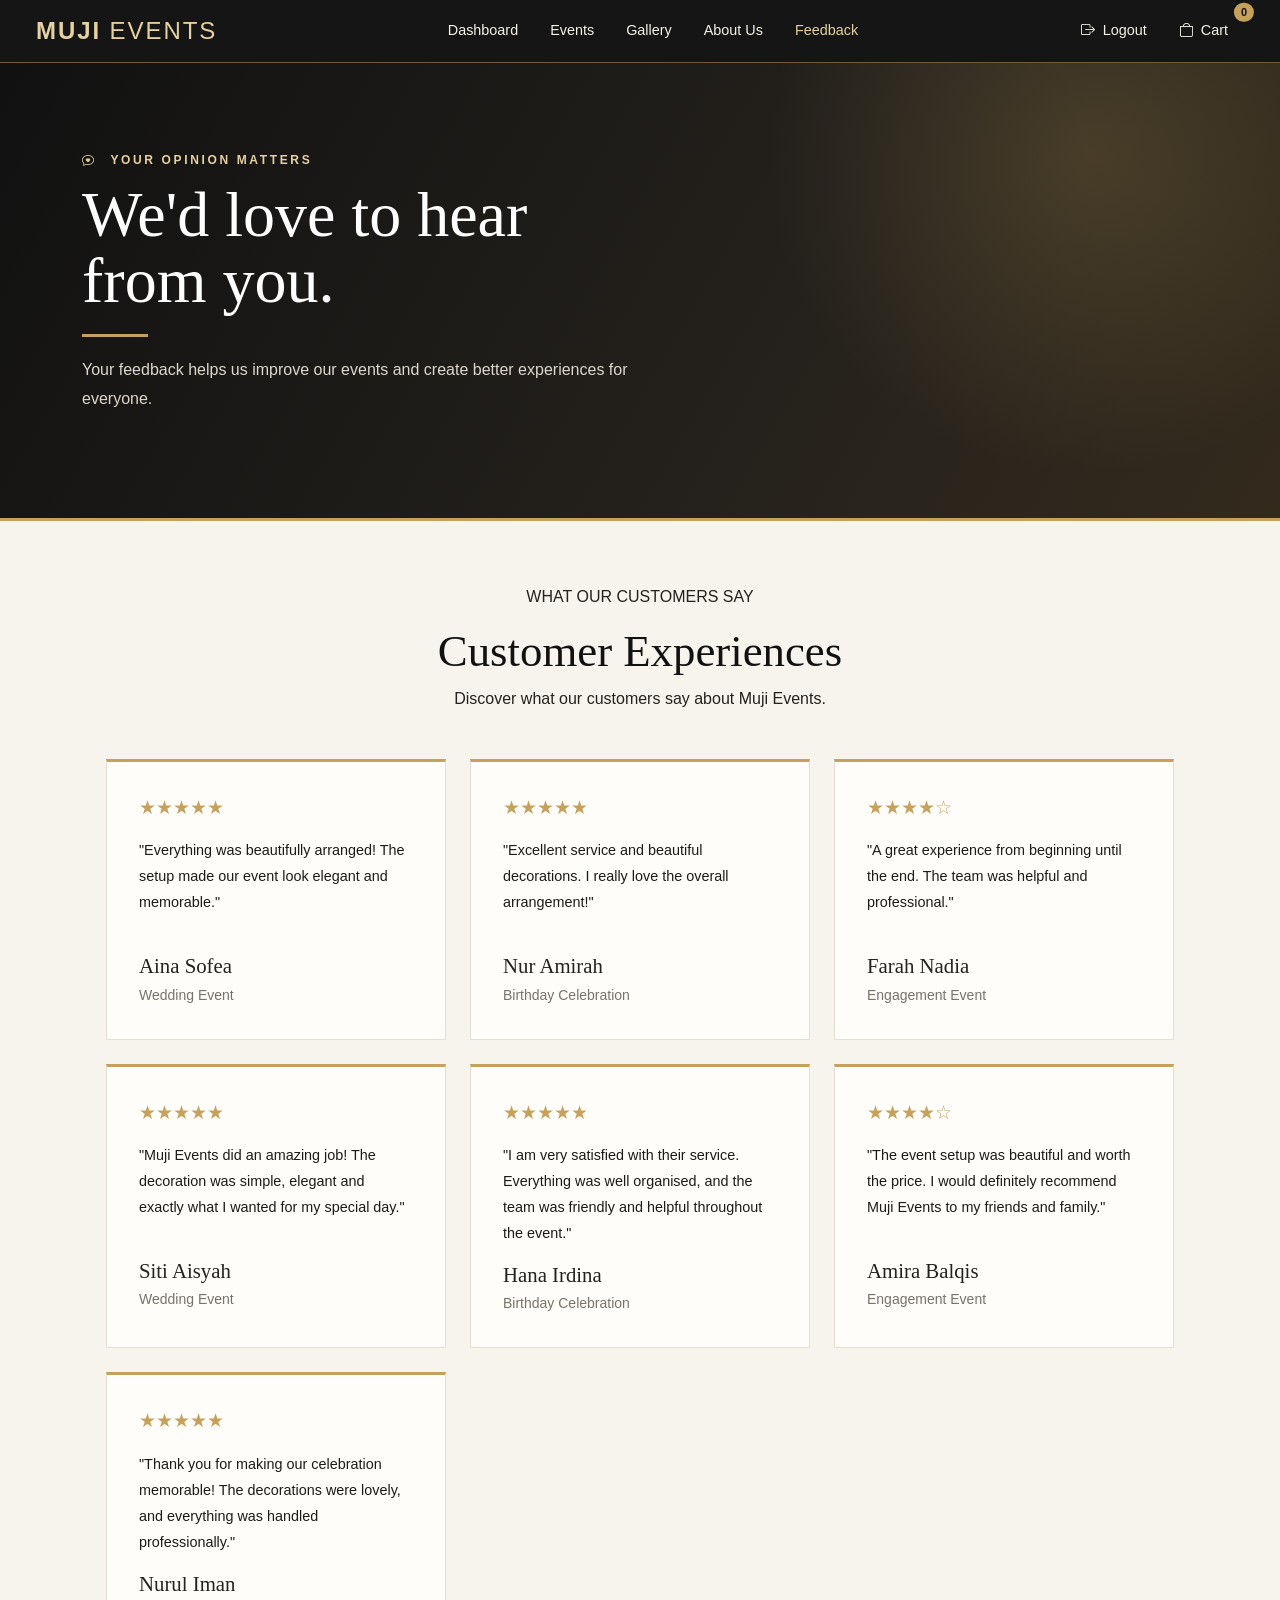
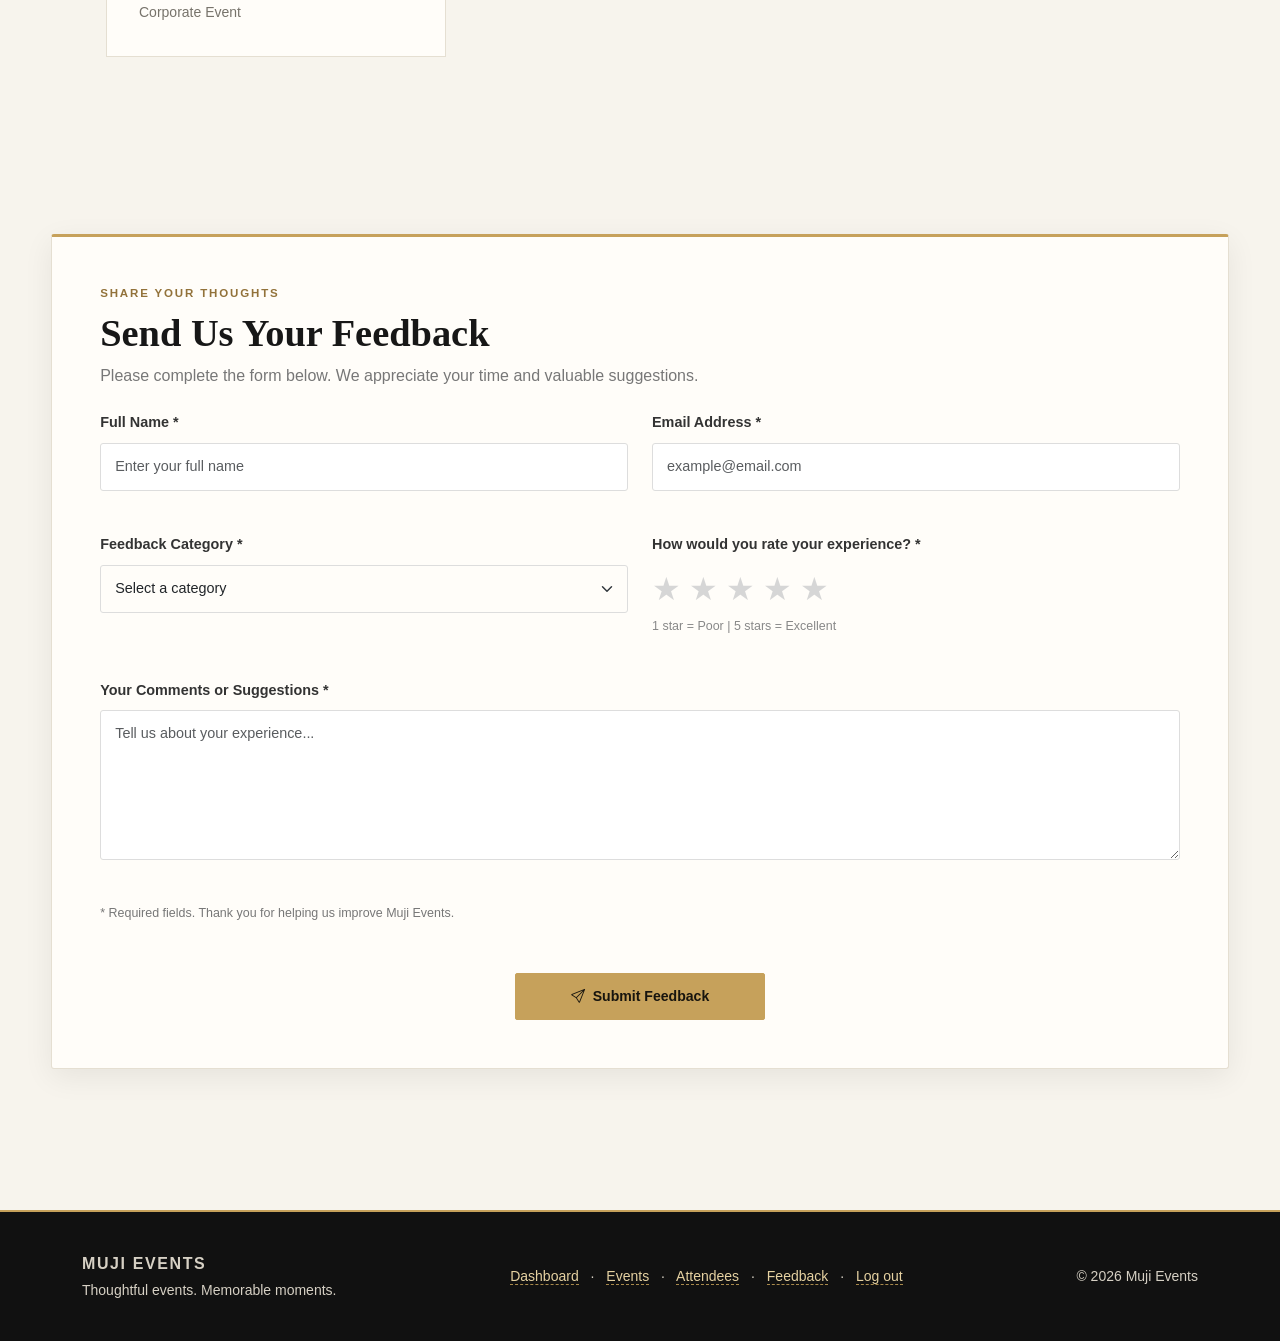
<file: feedback.html>
<!DOCTYPE html>
<html lang="en">
<head>
    <meta charset="UTF-8">
    <meta name="viewport" content="width=device-width, initial-scale=1.0">
    <meta name="description" content="Share your feedback with Muji Events.">
    <title>Feedback | Muji Events</title>

    <!-- Bootstrap 5 -->
    <link href="https://cdn.jsdelivr.net/npm/bootstrap@5.3.0/dist/css/bootstrap.min.css" rel="stylesheet">
    <link rel="stylesheet" href="https://cdn.jsdelivr.net/npm/bootstrap-icons@1.11.1/font/bootstrap-icons.css">
    <link rel="stylesheet" href="style.css">

    <style>
        /* LANDSCAPE FEEDBACK FORM */
        .feedback-main {
            width: 100%;
            max-width: none;
            margin: 65px auto 85px;
            padding: 0 clamp(16px, 4vw, 64px);
        }

        .feedback-card {
            width: 100%;
            background: #fffdf9;
            padding: clamp(24px, 4vw, 48px);
            border: 1px solid var(--muji-border, #e4ddcf);
            border-top: 3px solid var(--muji-gold, #c6a15b);
            border-radius: 3px;
            box-shadow: 0 8px 30px rgba(0,0,0,0.07);
        }

        .feedback-card h2 {
            font-family: "Cormorant Garamond", Georgia, serif;
            font-size: 2.4rem;
            font-weight: 600;
            color: #171717;
        }

        .feedback-card p {
            color: #777;
        }

        .feedback-label {
            display: block;
            font-weight: 600;
            font-size: 0.9rem;
            color: #333;
            margin-bottom: 9px;
        }

        .feedback-input {
            width: 100%;
            min-height: 48px;
            border: 1px solid #ddd;
            border-radius: 3px;
            padding: 12px 14px;
            font-family: "Montserrat", sans-serif;
            font-size: 0.9rem;
        }

        .feedback-input:focus {
            border-color: #c5a15b;
            box-shadow: 0 0 0 0.15rem rgba(197,161,91,0.15);
        }

        .feedback-card textarea.feedback-input {
            min-height: 150px;
        }

        .rating-options {
            display: flex;
            flex-direction: row-reverse;
            justify-content: flex-end;
            gap: 8px;
        }

        .rating-options input {
            display: none;
        }

        .rating-options label {
            font-size: 2rem;
            color: #d6d6d6;
            cursor: pointer;
            transition: color 0.2s;
        }

        .rating-options label:hover,
        .rating-options label:hover ~ label,
        .rating-options input:checked ~ label {
            color: #d6b36a;
        }

        .rating-options input:focus-visible + label {
            outline: 2px solid #c5a15b;
            outline-offset: 3px;
        }

        .feedback-note {
            font-size: 0.78rem;
            color: #888;
        }

        .feedback-success {
            display: none;
            padding: 18px;
            background: #edf6ee;
            border: 1px solid #c9e3cc;
            color: #285c32;
            border-radius: 4px;
        }

        .feedback-submit {
            min-width: 220px;
        }

        @media (max-width: 767.98px) {
            .feedback-main {
                margin: 40px auto 60px;
                padding: 0 14px;
            }

            .feedback-card {
                padding: 24px 18px;
            }

            .feedback-card h2 {
                font-size: 2rem;
            }

            .feedback-submit {
                width: 100%;
            }
        }
    </style>
</head>

<body class="events-page">

    <!-- Navigation -->
    <nav class="navbar navbar-expand-lg navbar-dark events-navbar px-3 px-lg-4 sticky-top">
        <div class="container-fluid">
            <a class="navbar-brand fw-bold fs-4" href="dashboard.html">
                MUJI <span class="fw-normal">EVENTS</span>
            </a>

            <button class="navbar-toggler" type="button"
                    data-bs-toggle="collapse" data-bs-target="#navbarNav"
                    aria-controls="navbarNav" aria-expanded="false"
                    aria-label="Toggle navigation">
                <span class="navbar-toggler-icon"></span>
            </button>

            <div class="collapse navbar-collapse" id="navbarNav">
                <ul class="navbar-nav mx-auto my-2 my-lg-0 gap-lg-3">
                    <li class="nav-item">
                        <a class="nav-link" href="dashboard.html">Dashboard</a>
                    </li>
                    <li class="nav-item">
                        <a class="nav-link" href="events.html">Events</a>
                    </li>
                    <li class="nav-item">
                        <a class="nav-link" href="gallery.html">Gallery</a>
                    </li>
                    <li class="nav-item">
                        <a class="nav-link" href="aboutus.html">About Us</a>
                    </li>
                    <li class="nav-item">
                        <a class="nav-link active" aria-current="page" href="feedback.html">Feedback</a>
                    </li>
                </ul>

                <ul class="navbar-nav flex-row align-items-center gap-3">
                    <li class="nav-item">
                        <a class="nav-link" href="index.html">
                            <i class="bi bi-box-arrow-right me-1"></i> Logout
                        </a>
                    </li>
                    <li class="nav-item">
                        <a class="nav-link position-relative pe-3" href="cart.html">
                            <i class="bi bi-bag me-1"></i> Cart
                            <span id="cartBadge"
                                  class="position-absolute top-0 start-100 translate-middle badge rounded-pill cart-count">0</span>
                        </a>
                    </li>
                </ul>
            </div>
        </div>
    </nav>

    <!-- Hero -->
    <header class="events-hero">
        <div class="container">
            <div class="eyebrow">
                <i class="bi bi-chat-heart me-2"></i> Your opinion matters
            </div>
            <h1>We'd love to hear<br>from you.</h1>
            <div class="gold-rule"></div>
            <p>
                Your feedback helps us improve our events and create
                better experiences for everyone.
            </p>
        </div>
    </header>
    <!-- CUSTOMER REVIEWS -->
<section class="customer-reviews">
    <div class="text-center mb-5">
        <p class="section-label">WHAT OUR CUSTOMERS SAY</p>
        <h2>Customer Experiences</h2>
        <p>Discover what our customers say about Muji Events.</p>
    </div>

    <div class="row g-4">

        <div class="col-md-4">
            <div class="review-card">
                <div class="review-stars">★★★★★</div>
                <p>
                    "Everything was beautifully arranged!
                    The setup made our event look elegant
                    and memorable."
                </p>
                <h5>Aina Sofea</h5>
                <small>Wedding Event</small>
            </div>
        </div>

        <div class="col-md-4">
            <div class="review-card">
                <div class="review-stars">★★★★★</div>
                <p>
                    "Excellent service and beautiful
                    decorations. I really love the overall
                    arrangement!"
                </p>
                <h5>Nur Amirah</h5>
                <small>Birthday Celebration</small>
            </div>
        </div>

        <div class="col-md-4">
            <div class="review-card">
                <div class="review-stars">★★★★☆</div>
                <p>
                    "A great experience from beginning
                    until the end. The team was helpful
                    and professional."
                </p>
                <h5>Farah Nadia</h5>
                <small>Engagement Event</small>
            </div>
        </div>

<!-- Review 4 -->
<div class="col-md-4">
    <div class="review-card">
        <div class="review-stars">★★★★★</div>
        <p>
            "Muji Events did an amazing job! The decoration
            was simple, elegant and exactly what I wanted
            for my special day."
        </p>
        <h5>Siti Aisyah</h5>
        <small>Wedding Event</small>
    </div>
</div>

<!-- Review 5 -->
<div class="col-md-4">
    <div class="review-card">
        <div class="review-stars">★★★★★</div>
        <p>
            "I am very satisfied with their service.
            Everything was well organised, and the team
            was friendly and helpful throughout the event."
        </p>
        <h5>Hana Irdina</h5>
        <small>Birthday Celebration</small>
    </div>
</div>

<!-- Review 6 -->
<div class="col-md-4">
    <div class="review-card">
        <div class="review-stars">★★★★☆</div>
        <p>
            "The event setup was beautiful and worth
            the price. I would definitely recommend
            Muji Events to my friends and family."
        </p>
        <h5>Amira Balqis</h5>
        <small>Engagement Event</small>
    </div>
</div>

<!-- Review 7 -->
<div class="col-md-4">
    <div class="review-card">
        <div class="review-stars">★★★★★</div>
        <p>
            "Thank you for making our celebration
            memorable! The decorations were lovely,
            and everything was handled professionally."
        </p>
        <h5>Nurul Iman</h5>
        <small>Corporate Event</small>
    </div>
</div>

    </div>
</section>

    <!-- Feedback Form -->
    <main class="events-main">
        <div class="feedback-main">

            <div class="feedback-card">

                <div class="section-eyebrow mb-2">Share your thoughts</div>
                <h2 class="mb-2">Send Us Your Feedback</h2>
                <p class="mb-4">
                    Please complete the form below. We appreciate your time
                    and valuable suggestions.
                </p>

                <div id="successMessage" class="feedback-success mb-4" role="status" aria-live="polite">
                    <i class="bi bi-check-circle-fill me-2"></i>
                    Thank you! Your feedback has been submitted successfully.
                </div>

                <form id="feedbackForm">

                    <div class="row g-4">

                        <!-- Name -->
                        <div class="col-md-6">
                            <label for="feedbackName" class="form-label feedback-label">
                                Full Name *
                            </label>
                            <input type="text" id="feedbackName"
                                   class="form-control feedback-input"
                                   placeholder="Enter your full name"
                                   maxlength="100" required>
                        </div>

                        <!-- Email -->
                        <div class="col-md-6">
                            <label for="feedbackEmail" class="form-label feedback-label">
                                Email Address *
                            </label>
                            <input type="email" id="feedbackEmail"
                                   class="form-control feedback-input"
                                   placeholder="example@email.com"
                                   maxlength="150" required>
                        </div>

                        <!-- Feedback Category -->
                        <div class="col-md-6">
                            <label for="feedbackType" class="form-label feedback-label">
                                Feedback Category *
                            </label>
                            <select id="feedbackType"
                                    class="form-select feedback-input" required>
                                <option value="">Select a category</option>
                                <option value="Event Experience">Event Experience</option>
                                <option value="Website Design">Website Design</option>
                                <option value="Website Functionality">Website Functionality</option>
                                <option value="Customer Service">Customer Service</option>
                                <option value="Suggestions">Suggestions</option>
                                <option value="Others">Others</option>
                            </select>
                        </div>

                        <!-- Rating -->
                        <div class="col-md-6">
                            <label class="form-label feedback-label">
                                How would you rate your experience? *
                            </label>

                            <div class="rating-options" role="radiogroup"
                                 aria-label="Rate your experience from one to five stars">
                                <input type="radio" name="rating" id="star5" value="5" required>
                                <label for="star5" title="5 stars" aria-label="5 stars">★</label>

                                <input type="radio" name="rating" id="star4" value="4">
                                <label for="star4" title="4 stars" aria-label="4 stars">★</label>

                                <input type="radio" name="rating" id="star3" value="3">
                                <label for="star3" title="3 stars" aria-label="3 stars">★</label>

                                <input type="radio" name="rating" id="star2" value="2">
                                <label for="star2" title="2 stars" aria-label="2 stars">★</label>

                                <input type="radio" name="rating" id="star1" value="1">
                                <label for="star1" title="1 star" aria-label="1 star">★</label>
                            </div>

                            <small class="feedback-note">
                                1 star = Poor | 5 stars = Excellent
                            </small>
                        </div>

                        <!-- Message -->
                        <div class="col-12">
                            <label for="feedbackMessage" class="form-label feedback-label">
                                Your Comments or Suggestions *
                            </label>
                            <textarea id="feedbackMessage"
                                      class="form-control feedback-input"
                                      rows="5"
                                      maxlength="1000"
                                      placeholder="Tell us about your experience..."
                                      required></textarea>
                        </div>

                        <div class="col-12">
                            <p class="feedback-note mb-2">
                                * Required fields. Thank you for helping us improve Muji Events.
                            </p>
                        </div>

                        <div class="col-12 text-center">
                            <button type="submit" class="muji-btn feedback-submit">
                                <i class="bi bi-send me-2"></i>Submit Feedback
                            </button>
                        </div>

                    </div>                    

                </form>
            </div>
        </div>
    </main>

    <!-- Footer -->
    <footer class="events-footer">
        <div class="container d-flex flex-column flex-md-row justify-content-between align-items-md-center gap-3">
            <div>
                <div class="fw-bold mb-1" style="letter-spacing:.1em;">MUJI EVENTS</div>
                <div class="small">Thoughtful events. Memorable moments.</div>
            </div>

            <div class="small">
                <a href="dashboard.html">Dashboard</a>
                <span class="mx-2">·</span>
                <a href="events.html">Events</a>
                <span class="mx-2">·</span>
                <a href="attendees.html">Attendees</a>
                <span class="mx-2">·</span>
                <a href="feedback.html">Feedback</a>
                <span class="mx-2">·</span>
                <a href="index.html">Log out</a>
            </div>

            <div class="small">
                &copy; <span id="currentYear"></span> Muji Events
            </div>
        </div>
    </footer>

    <script src="https://cdn.jsdelivr.net/npm/bootstrap@5.3.0/dist/js/bootstrap.bundle.min.js"></script>

    <script>
    (() => {
        "use strict";

        const form = document.getElementById("feedbackForm");
        const successMessage = document.getElementById("successMessage");

        // Update cart badge
        try {
            const cartItems = JSON.parse(localStorage.getItem("mujiCartItems")) || [];
            const count = Array.isArray(cartItems)
                ? cartItems.reduce((total, item) => total + (Number(item.quantity) || 1), 0)
                : 0;

            document.getElementById("cartBadge").textContent = String(
                count || Number(localStorage.getItem("mujiCartCount")) || 0
            );
        } catch (error) {
            document.getElementById("cartBadge").textContent = "0";
        }

        form.addEventListener("submit", (event) => {
            event.preventDefault();

            if (!form.reportValidity()) return;

            const selectedRating = document.querySelector('input[name="rating"]:checked');

            if (!selectedRating) {
                alert("Please select a rating before submitting.");
                return;
            }

            const feedback = {
                id: `feedback-${Date.now()}`,
                name: document.getElementById("feedbackName").value.trim(),
                email: document.getElementById("feedbackEmail").value.trim(),
                category: document.getElementById("feedbackType").value,
                rating: Number(selectedRating.value),
                message: document.getElementById("feedbackMessage").value.trim(),
                submittedAt: new Date().toISOString()
            };

            try {
                const existingFeedback = JSON.parse(
                    localStorage.getItem("mujiFeedback") || "[]"
                );

                const feedbackList = Array.isArray(existingFeedback)
                    ? existingFeedback : [];

                feedbackList.push(feedback);

                localStorage.setItem(
                    "mujiFeedback",
                    JSON.stringify(feedbackList)
                );

                form.reset();
                successMessage.style.display = "block";
                successMessage.scrollIntoView({
                    behavior: "smooth",
                    block: "center"
                });

            } catch (error) {
                alert("Unable to save your feedback in this browser. Please try again.");
            }
        });

        document.getElementById("currentYear").textContent =
            new Date().getFullYear();

    })();
    </script>

</body>
</html>
</file>
<file: style.css>
:root {
            --muji-black: #111111;
            --muji-charcoal: #1d1b18;
            --muji-gold: #c6a15b;
            --muji-gold-light: #e5d1a1;
            --muji-cream: #f7f4ed;
            --muji-muted: #77736b;
            --muji-border: #e5dfd2;
        }

        body.events-page {
            background: var(--muji-cream);
            color: #24221e;
            font-family: "Montserrat", "Segoe UI", Arial, sans-serif;
        }

        .events-navbar {
            background: rgba(17, 17, 17, .98);
            border-bottom: 1px solid rgba(198, 161, 91, .5);
        }
        .events-navbar .navbar-brand {
            color: var(--muji-gold-light) !important;
            letter-spacing: .08em;
        }
        .events-navbar .nav-link {
            color: #f5f1e8 !important;
            font-size: .9rem;
            transition: color .2s ease;
        }
        .events-navbar .nav-link:hover,
        .events-navbar .nav-link.active { color: var(--muji-gold-light) !important; }
        .events-navbar .navbar-toggler { border-color: var(--muji-gold); }
        .events-navbar .navbar-toggler-icon {
            filter: invert(1);
        }
        .cart-count {
            background: var(--muji-gold) !important;
            color: #111 !important;
            font-size: .68rem;
        }

        .events-hero {
            position: relative;
            overflow: hidden;
            padding: clamp(3rem, 7vw, 5.5rem) 0;
            color: #fff;
            background:
                radial-gradient(circle at 85% 20%, rgba(198,161,91,.2), transparent 28%),
                linear-gradient(120deg, #111 0%, #24211c 60%, #332a1c 100%);
            border-bottom: 3px solid var(--muji-gold);
        }
        .events-hero .eyebrow {
            color: var(--muji-gold-light);
            letter-spacing: .22em;
            text-transform: uppercase;
            font-size: .75rem;
            font-weight: 700;
        }
        .events-hero h1 {
            font-family: "Cormorant Garamond", Georgia, serif;
            font-size: clamp(2.5rem, 5vw, 4.3rem);
            line-height: 1.04;
            margin: .8rem 0 1rem;
        }
        .events-hero p { color: #ded8cb; max-width: 620px; line-height: 1.8; }
        .gold-rule { width: 66px; height: 3px; background: var(--muji-gold); margin: 1.2rem 0; }

        .muji-btn {
            border: 1px solid var(--muji-gold);
            border-radius: 2px;
            padding: .72rem 1.15rem;
            background: var(--muji-gold);
            color: #17140e;
            font-weight: 700;
            font-size: .88rem;
            transition: all .2s ease;
        }
        .muji-btn:hover { background: var(--muji-gold-light); border-color: var(--muji-gold-light); color: #111; }
        .muji-btn-outline {
            border: 1px solid var(--muji-gold);
            border-radius: 2px;
            padding: .68rem 1.05rem;
            background: transparent;
            color: var(--muji-gold-light);
            font-weight: 700;
            font-size: .88rem;
            transition: all .2s ease;
        }
        .muji-btn-outline:hover { background: var(--muji-gold); color: #111; }
        .muji-btn-dark {
            border: 1px solid #25221b;
            border-radius: 2px;
            padding: .68rem 1.05rem;
            background: #25221b;
            color: #fff;
            font-weight: 600;
            font-size: .88rem;
        }
        .muji-btn-dark:hover { background: #40392b; color: #fff; }

        .events-main { padding-top: 3rem; padding-bottom: 3.5rem; }
        .section-eyebrow { color: #92723a; letter-spacing: .16em; text-transform: uppercase; font-size: .72rem; font-weight: 700; }
        .section-title { font-family: "Cormorant Garamond", Georgia, serif; font-size: clamp(2rem, 3.5vw, 2.8rem); color: #211e18; }
        .event-toolbar { gap: .75rem; }
        .muji-input, .form-select {
            border: 1px solid #d8d0c0;
            border-radius: 2px;
            background-color: #fffdf9;
            min-height: 44px;
        }
        .muji-input:focus, .form-select:focus {
            border-color: var(--muji-gold);
            box-shadow: 0 0 0 .2rem rgba(198,161,91,.18);
        }
        .event-card {
            height: 100%;
            background: #fffdf9;
            border: 1px solid var(--muji-border);
            border-top: 3px solid var(--muji-gold);
            box-shadow: 0 8px 24px rgba(38,31,18,.045);
            display: flex;
            flex-direction: column;
            transition: transform .22s ease, box-shadow .22s ease;
        }
        .event-card:hover { transform: translateY(-4px); box-shadow: 0 15px 32px rgba(38,31,18,.1); }
        .event-card-body { padding: 1.45rem; display: flex; flex-direction: column; flex: 1; }
        .event-card h3 { font-family: "Cormorant Garamond", Georgia, serif; font-size: 1.65rem; line-height: 1.15; color: #211e18; }
        .event-price { color: #8b6a2e; background: #f6f0e2; border: 1px solid #e5d6b6; padding: .4rem .65rem; white-space: nowrap; font-weight: 700; font-size: .82rem; }
        .event-meta { color: #6d685f; font-size: .84rem; }
        .event-description { color: #5c5850; line-height: 1.7; flex: 1; }
        .event-card-actions { display: flex; flex-wrap: wrap; gap: .6rem; margin-top: 1.2rem; }
        .event-card-actions .muji-btn, .event-card-actions .muji-btn-dark { flex: 1; }
        .event-card-actions .edit-event-btn { flex: 0 0 auto; }
        .event-tag { color: #74603a; text-transform: uppercase; letter-spacing: .1em; font-size: .68rem; font-weight: 700; }
        .empty-state { padding: 3.5rem 1rem; border: 1px dashed #cfc4ad; background: rgba(255,253,249,.65); text-align: center; }
        .empty-state i { font-size: 2rem; color: #ad8a48; }
        .events-footer { background: #111; color: #d6d0c4; border-top: 2px solid var(--muji-gold); padding: 2.5rem 0; }
        .events-footer a { color: var(--muji-gold-light); text-decoration: none; border-bottom: 1px dashed #a98a4b; }
        .events-footer a:hover { color: #fff; }
        .modal-content { border: 1px solid var(--muji-border); border-radius: 3px; }
        .modal-header { background: #191815; color: #fff; border-bottom: 1px solid var(--muji-gold); }
        .modal-header .btn-close { filter: invert(1); }
        .modal-footer { border-top: 1px solid var(--muji-border); }
        .form-label { color: #5f584b; font-size: .85rem; font-weight: 600; }
        .small-note { color: var(--muji-muted); font-size: .8rem; }
        @media (max-width: 575.98px) {
            .events-hero { padding: 3rem 0; }
            .events-main { padding-top: 2rem; }
            .event-card-actions { flex-direction: column; }
            .event-card-actions button { width: 100%; }
        }



/* LANDSCAPE FEEDBACK FORM */

.feedback-main {
    width: 100%;
    max-width: 1200px;
    margin: 0 auto;
    padding: 3rem 2rem;
}

.feedback-card {
    width: 100%;
    background: #fffdf9;
    border: 1px solid var(--muji-border);
    border-top: 3px solid var(--muji-gold);
    box-shadow: 0 8px 24px rgba(38,31,18,.045);
    padding: 3rem;
}

.feedback-card .row {
    row-gap: 1.2rem;
}

.feedback-card h2 {
    font-family: "Cormorant Garamond", Georgia, serif;
    font-size: 2.8rem;
    color: #211e18;
}

.feedback-input {
    width: 100%;
    min-height: 44px;
}

textarea.feedback-input {
    min-height: 150px;
}

.feedback-submit {
    width: 100%;
    max-width: 250px;
}

@media (max-width: 767px) {
    .feedback-main {
        padding: 2rem 1rem;
    }

    .feedback-card {
        padding: 1.5rem;
    }
}


/* CUSTOMER REVIEWS */

.customer-reviews {
    max-width: 1100px;
    margin: 0 auto;
    padding: 4rem 1rem;
}

.customer-reviews h2 {
    font-family: "Cormorant Garamond", Georgia, serif;
    font-size: 2.8rem;
    color: var(--muji-black);
}

.review-card {
    height: 100%;
    padding: 2rem;
    background: #fffdf9;
    border: 1px solid var(--muji-border);
    border-top: 3px solid var(--muji-gold);
    transition: transform .3s ease;
}

.review-card:hover {
    transform: translateY(-5px);
}

.review-stars {
    color: var(--muji-gold);
    font-size: 1.2rem;
    margin-bottom: 1rem;
}

.review-card p {
    color: var(--muji-charcoal);
    font-size: .9rem;
    line-height: 1.8;
    min-height: 100px;
}

.review-card h5 {
    font-family: "Cormorant Garamond", Georgia, serif;
    font-size: 1.3rem;
    margin-bottom: .2rem;
}

.review-card small {
    color: var(--muji-muted);
}

/* Gallery image hover animation */
.gallery-image {
    width: 100%;
    height: 240px;
    object-fit: cover;
    transition: transform 0.5s ease, filter 0.5s ease;
}

.event-card:hover .gallery-image {
    transform: scale(1.05);
    filter: brightness(0.9);
}
</file>
